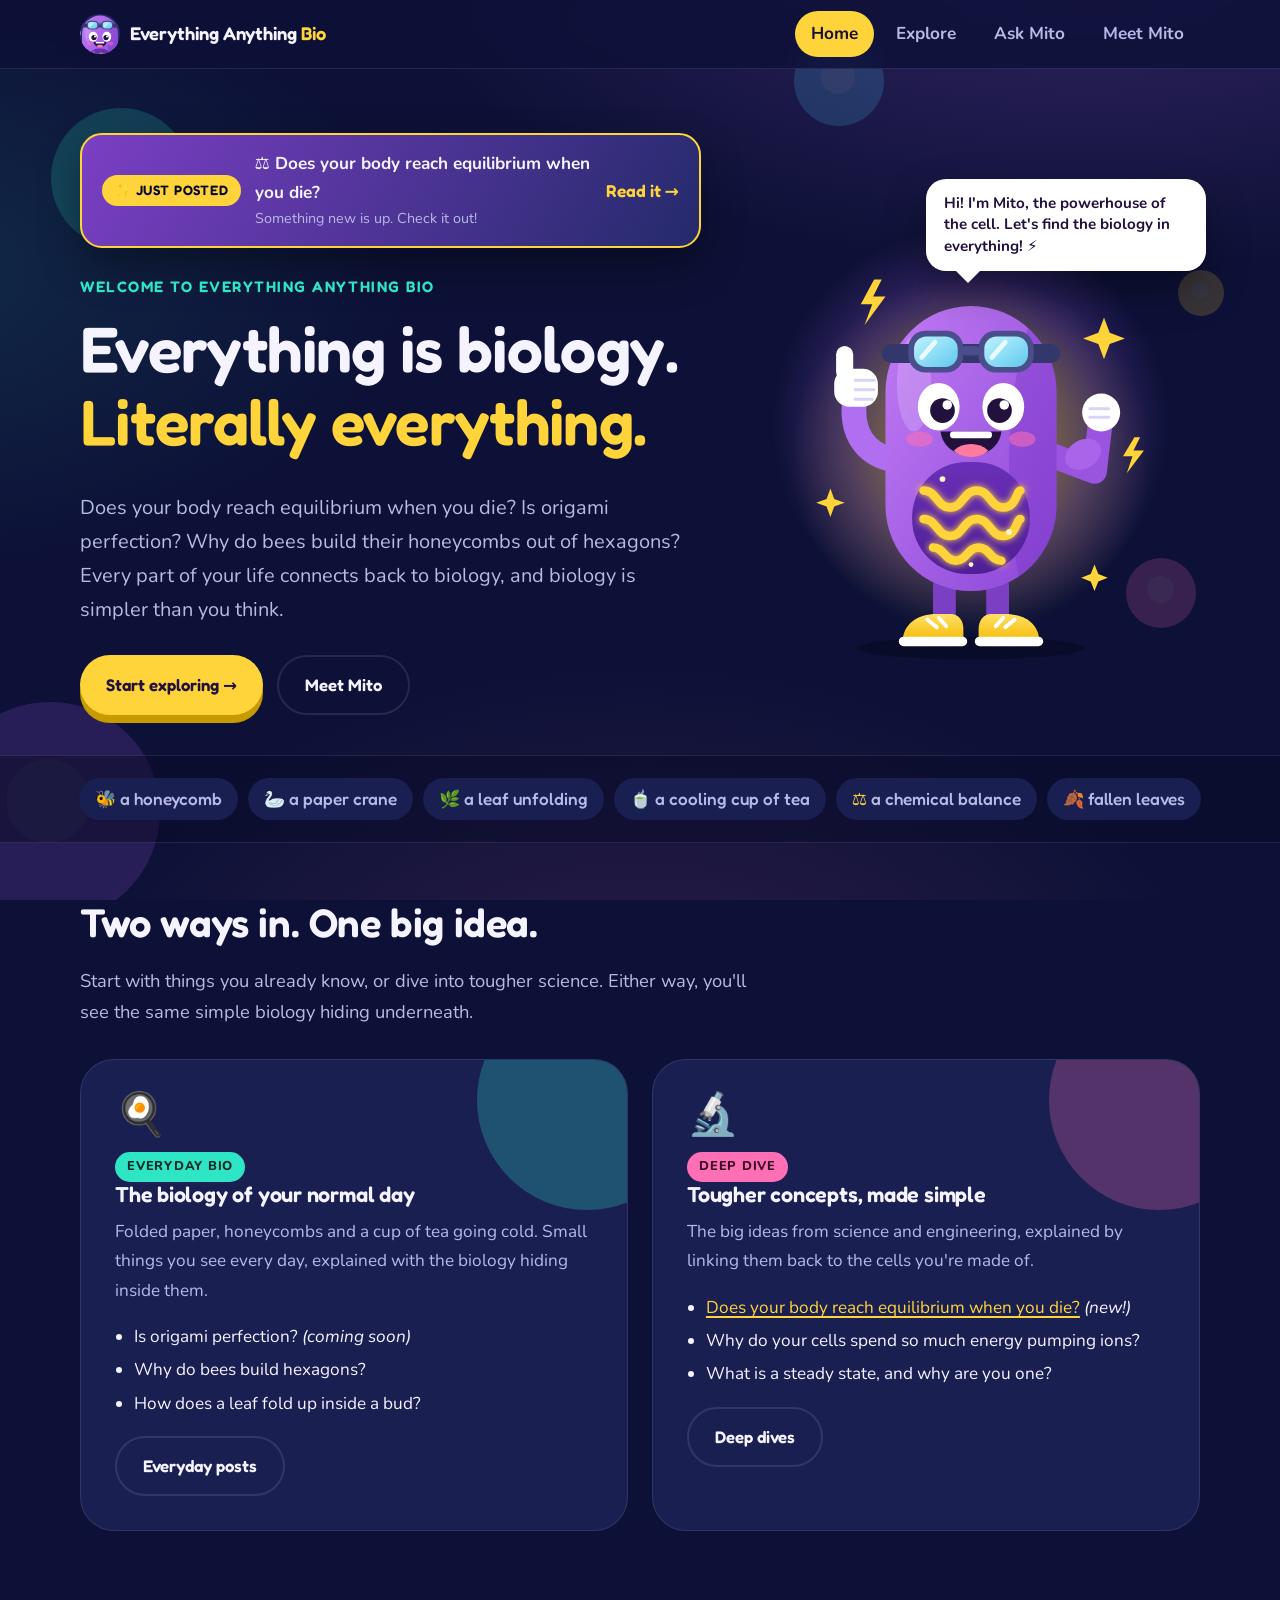
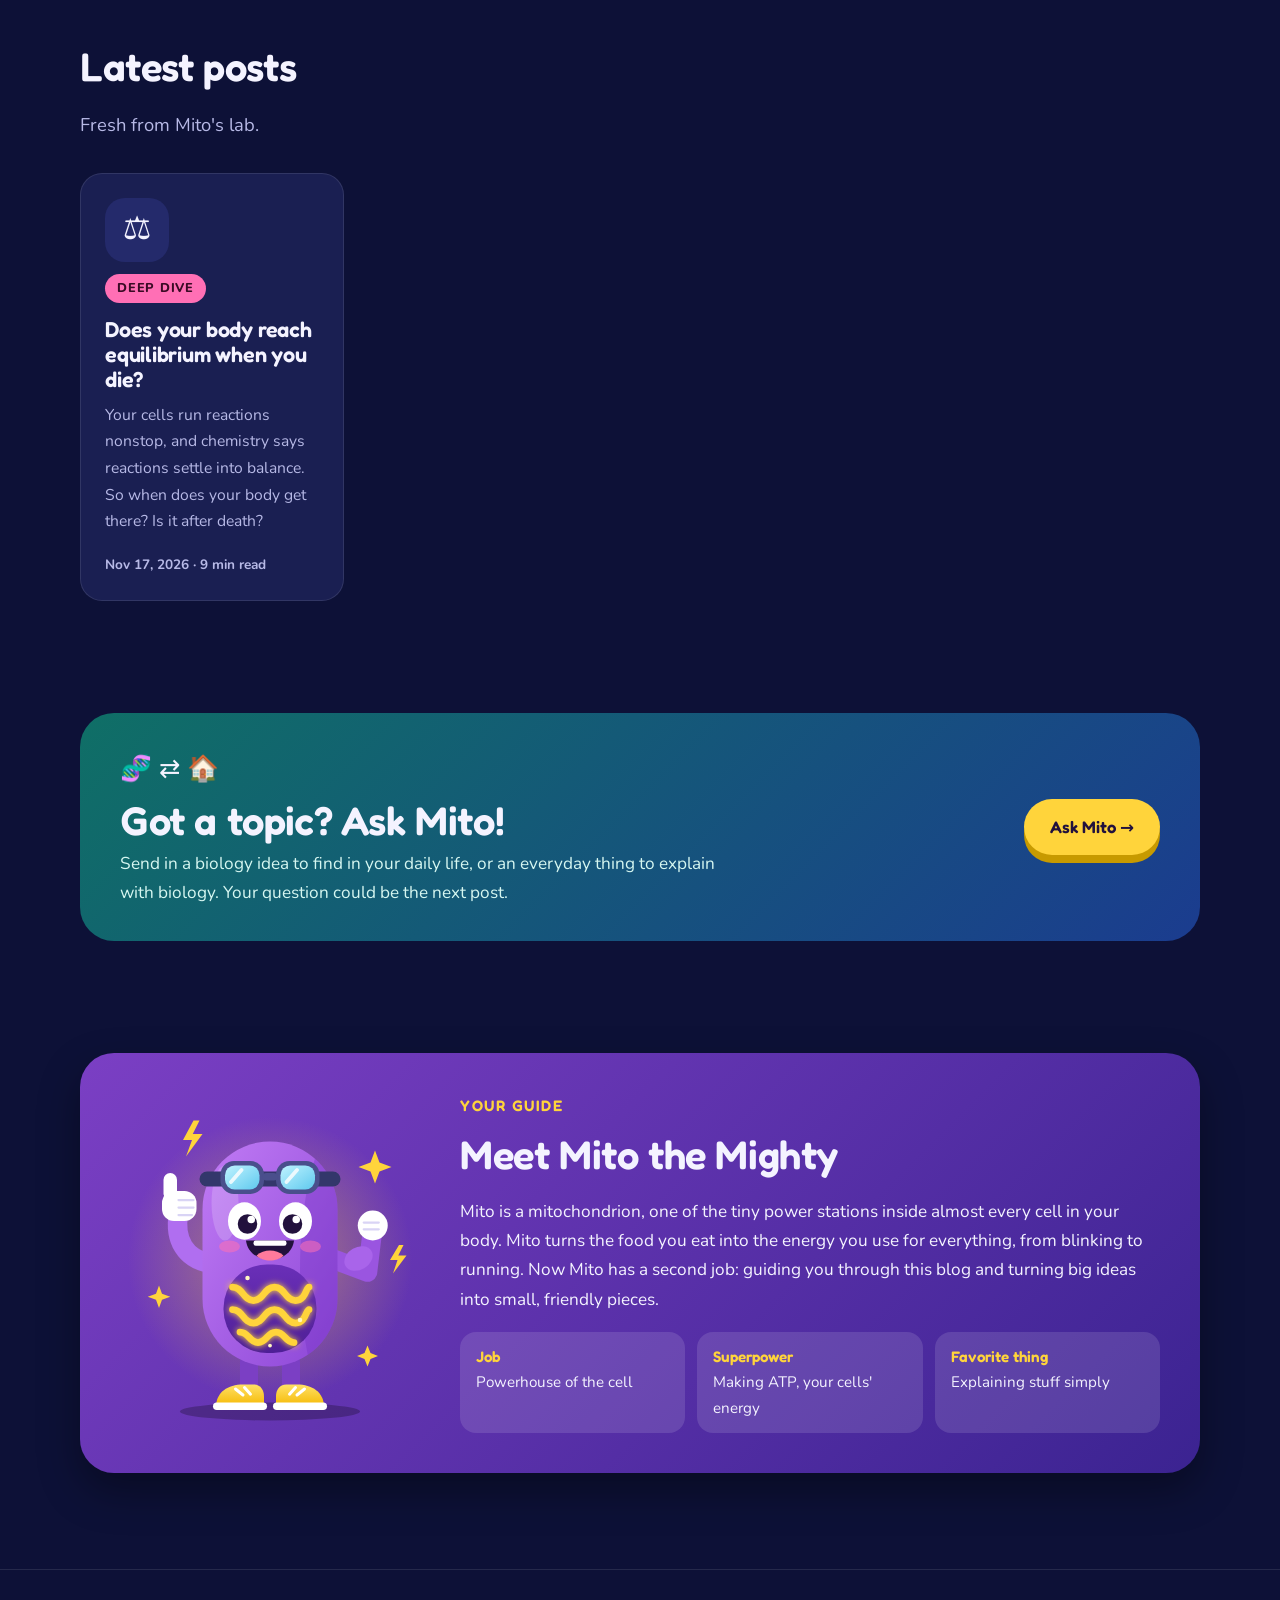
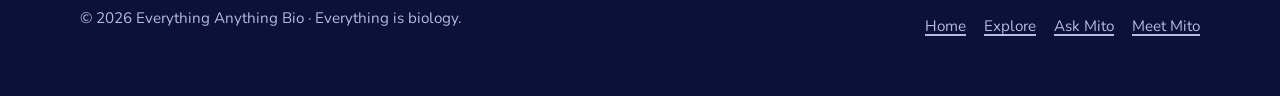
<file: index.html>
<!doctype html>
<html lang="en">
<head>
  <meta charset="utf-8">
  <meta name="viewport" content="width=device-width, initial-scale=1">
  <title>Everything Anything Bio · Everything is biology</title>
  <meta name="description" content="A friendly blog that connects anything and everything in your life back to biology, guided by Mito the Mighty, the Happy Mitochondria.">
  <meta property="og:type" content="website">
  <meta property="og:site_name" content="Everything Anything Bio">
  <meta property="og:title" content="Everything Anything Bio">
  <meta property="og:description" content="Everything is biology. Literally everything. And biology is simpler than you think.">
  <meta property="og:url" content="https://devansh6306.github.io/everything-anything-bio/">
  <meta property="og:image" content="https://devansh6306.github.io/everything-anything-bio/assets/img/social-card.png">
  <meta property="og:image:width" content="1200">
  <meta property="og:image:height" content="630">
  <meta property="og:image:alt" content="Mito the Mighty next to the words: Everything is biology. Literally everything.">
  <meta name="twitter:card" content="summary_large_image">
  <link rel="icon" type="image/svg+xml" href="assets/img/mito-face.svg?v=2">
  <link rel="icon" type="image/png" sizes="32x32" href="assets/img/mito-icon-32.png?v=2">
  <link rel="apple-touch-icon" href="assets/img/mito-icon-180.png?v=2">
  <link rel="preconnect" href="https://fonts.googleapis.com">
  <link rel="preconnect" href="https://fonts.gstatic.com" crossorigin>
  <link href="https://fonts.googleapis.com/css2?family=Fredoka:wght@500;600&family=Nunito:wght@400;700;800&display=swap" rel="stylesheet">
  <link rel="stylesheet" href="assets/css/style.css?v=3">
  <style>
    .just-posted {
      display: flex; align-items: center; gap: 14px; flex-wrap: wrap;
      background: linear-gradient(120deg, var(--mito-deep), var(--surface-2));
      border: 2px solid var(--energy); border-radius: var(--radius);
      padding: 14px 20px; margin: 0 0 26px; color: var(--text); text-decoration: none;
      box-shadow: var(--shadow); transition: transform .2s ease;
    }
    .just-posted:hover, .just-posted:focus-visible { transform: translateY(-2px); }
    .just-posted .badge {
      background: var(--energy); color: var(--bg-deep); font-family: var(--font-head);
      font-weight: 600; font-size: .85rem; letter-spacing: .06em; text-transform: uppercase;
      padding: 4px 12px; border-radius: 999px;
    }
    .just-posted .what { flex: 1 1 220px; font-weight: 700; }
    .just-posted .what small { display: block; color: var(--muted); font-weight: 400; }
    .just-posted .go { font-family: var(--font-head); font-weight: 600; color: var(--energy); white-space: nowrap; }
  </style>
</head>
<body>
  <a class="skip-link" href="#main">Skip to content</a>
  <div class="cells" aria-hidden="true"><span class="cell c1"></span><span class="cell c2"></span><span class="cell c3"></span><span class="cell c4"></span><span class="cell c5"></span></div>

  <header class="site-header">
    <div class="container nav">
      <a class="brand" href="index.html"><img src="assets/img/mito-face.svg" alt="" width="40" height="40"><span>Everything Anything <b>Bio</b></span></a>
      <button class="nav-toggle" aria-expanded="false" aria-controls="nav-links">Menu</button>
      <ul class="nav-links" id="nav-links">
        <li><a href="index.html" aria-current="page">Home</a></li>
        <li><a href="explore.html">Explore</a></li>
        <li><a href="ask.html">Ask Mito</a></li>
        <li><a href="about.html">Meet Mito</a></li>
      </ul>
    </div>
  </header>

  <main id="main">
    <!-- HERO -->
    <section class="hero">
      <div class="container hero-grid">
        <div>
          <!-- "Just posted" tile: fills itself in from the newest post in assets/js/posts.js -->
          <a class="just-posted" id="just-posted" href="explore.html" hidden>
            <span class="badge">✨ Just posted</span>
            <span class="what"><span id="just-posted-title"></span><small>Something new is up. Check it out!</small></span>
            <span class="go">Read it →</span>
          </a>
          <p class="eyebrow">Welcome to Everything Anything Bio</p>
          <h1>Everything is biology. <span class="hl">Literally everything.</span></h1>
          <p class="lead">Does your body reach equilibrium when you die? Is origami perfection? Why do bees build their honeycombs out of hexagons? Every part of your life connects back to biology, and biology is simpler than you think.</p>
          <div class="hero-actions">
            <a class="btn btn-primary" href="explore.html">Start exploring →</a>
            <a class="btn btn-ghost" href="about.html">Meet Mito</a>
          </div>
        </div>
        <div class="mito-stage">
          <p class="speech">Hi! I'm Mito, the powerhouse of the cell. Let's find the biology in everything! ⚡</p>
          <img src="assets/img/mito.svg" alt="Mito the Mighty, a cheerful purple mitochondrion with goggles, giving a thumbs up" width="400" height="440">
        </div>
      </div>
    </section>

    <div class="ticker" aria-label="Some of the things that are secretly biology">
      <span><b>🐝</b> a honeycomb</span>
      <span><b>🦢</b> a paper crane</span>
      <span><b>🌿</b> a leaf unfolding</span>
      <span><b>🍵</b> a cooling cup of tea</span>
      <span><b>⚖️</b> a chemical balance</span>
      <span><b>🍂</b> fallen leaves</span>
    </div>

    <!-- TWO TRACKS -->
    <section>
      <div class="container">
        <div class="section-head">
          <h2>Two ways in. One big idea.</h2>
          <p>Start with things you already know, or dive into tougher science. Either way, you'll see the same simple biology hiding underneath.</p>
        </div>
        <div class="tracks">
          <article class="track everyday">
            <div class="icon" aria-hidden="true">🍳</div>
            <span class="tag tag-everyday">Everyday bio</span>
            <h3>The biology of your normal day</h3>
            <p>Folded paper, honeycombs and a cup of tea going cold. Small things you see every day, explained with the biology hiding inside them.</p>
            <ul>
              <li>Is origami perfection? <em>(coming soon)</em></li>
              <li>Why do bees build hexagons?</li>
              <li>How does a leaf fold up inside a bud?</li>
            </ul>
            <a class="btn btn-ghost" href="explore.html?track=everyday">Everyday posts</a>
          </article>
          <article class="track deep">
            <div class="icon" aria-hidden="true">🔬</div>
            <span class="tag tag-deep">Deep dive</span>
            <h3>Tougher concepts, made simple</h3>
            <p>The big ideas from science and engineering, explained by linking them back to the cells you're made of.</p>
            <ul>
              <li><a href="posts/does-your-body-reach-equilibrium-when-you-die.html">Does your body reach equilibrium when you die?</a> <em>(new!)</em></li>
              <li>Why do your cells spend so much energy pumping ions?</li>
              <li>What is a steady state, and why are you one?</li>
            </ul>
            <a class="btn btn-ghost" href="explore.html?track=deep">Deep dives</a>
          </article>
        </div>
      </div>
    </section>

    <!-- LATEST POSTS -->
    <section>
      <div class="container">
        <div class="section-head">
          <h2>Latest posts</h2>
          <p>Fresh from Mito's lab.</p>
        </div>
        <div id="latest" data-posts data-limit="6"></div>
        <noscript><p>Turn on JavaScript to see the latest posts, or visit the <a href="explore.html">Explore page</a>.</p></noscript>
      </div>
    </section>

    <!-- ASK MITO -->
    <section>
      <div class="container">
        <div class="ask-cta">
          <div>
            <div class="dirs" aria-hidden="true">🧬 ⇄ 🏠</div>
            <h2>Got a topic? Ask Mito!</h2>
            <p>Send in a biology idea to find in your daily life, or an everyday thing to explain with biology. Your question could be the next post.</p>
          </div>
          <a class="btn btn-primary" href="ask.html">Ask Mito →</a>
        </div>
      </div>
    </section>

    <!-- MEET MITO -->
    <section>
      <div class="container">
        <div class="meet">
          <img src="assets/img/mito.svg" alt="Mito the Mighty flexing and smiling" width="400" height="440" loading="lazy">
          <div>
            <p class="eyebrow" style="color: var(--energy)">Your guide</p>
            <h2>Meet Mito the Mighty</h2>
            <p>Mito is a mitochondrion, one of the tiny power stations inside almost every cell in your body. Mito turns the food you eat into the energy you use for everything, from blinking to running. Now Mito has a second job: guiding you through this blog and turning big ideas into small, friendly pieces.</p>
            <div class="facts">
              <div class="fact"><b>Job</b>Powerhouse of the cell</div>
              <div class="fact"><b>Superpower</b>Making ATP, your cells' energy</div>
              <div class="fact"><b>Favorite thing</b>Explaining stuff simply</div>
            </div>
          </div>
        </div>
      </div>
    </section>
  </main>

  <footer class="site-footer">
    <div class="container footer-grid">
      <p>© <span data-year>2026</span> Everything Anything Bio · Everything is biology.</p>
      <nav aria-label="Footer"><a href="index.html">Home</a><a href="explore.html">Explore</a><a href="ask.html">Ask Mito</a><a href="about.html">Meet Mito</a></nav>
    </div>
  </footer>

  <script src="assets/js/posts.js?v=4"></script>
  <script src="assets/js/main.js?v=2"></script>
  <script>
    (function () {
      var newest = (window.POSTS || [])[0];
      if (!newest) return;
      var tile = document.getElementById("just-posted");
      tile.href = newest.url;
      document.getElementById("just-posted-title").textContent = (newest.emoji ? newest.emoji + " " : "") + newest.title;
      tile.hidden = false;
    })();
  </script>
</body>
</html>
</file>
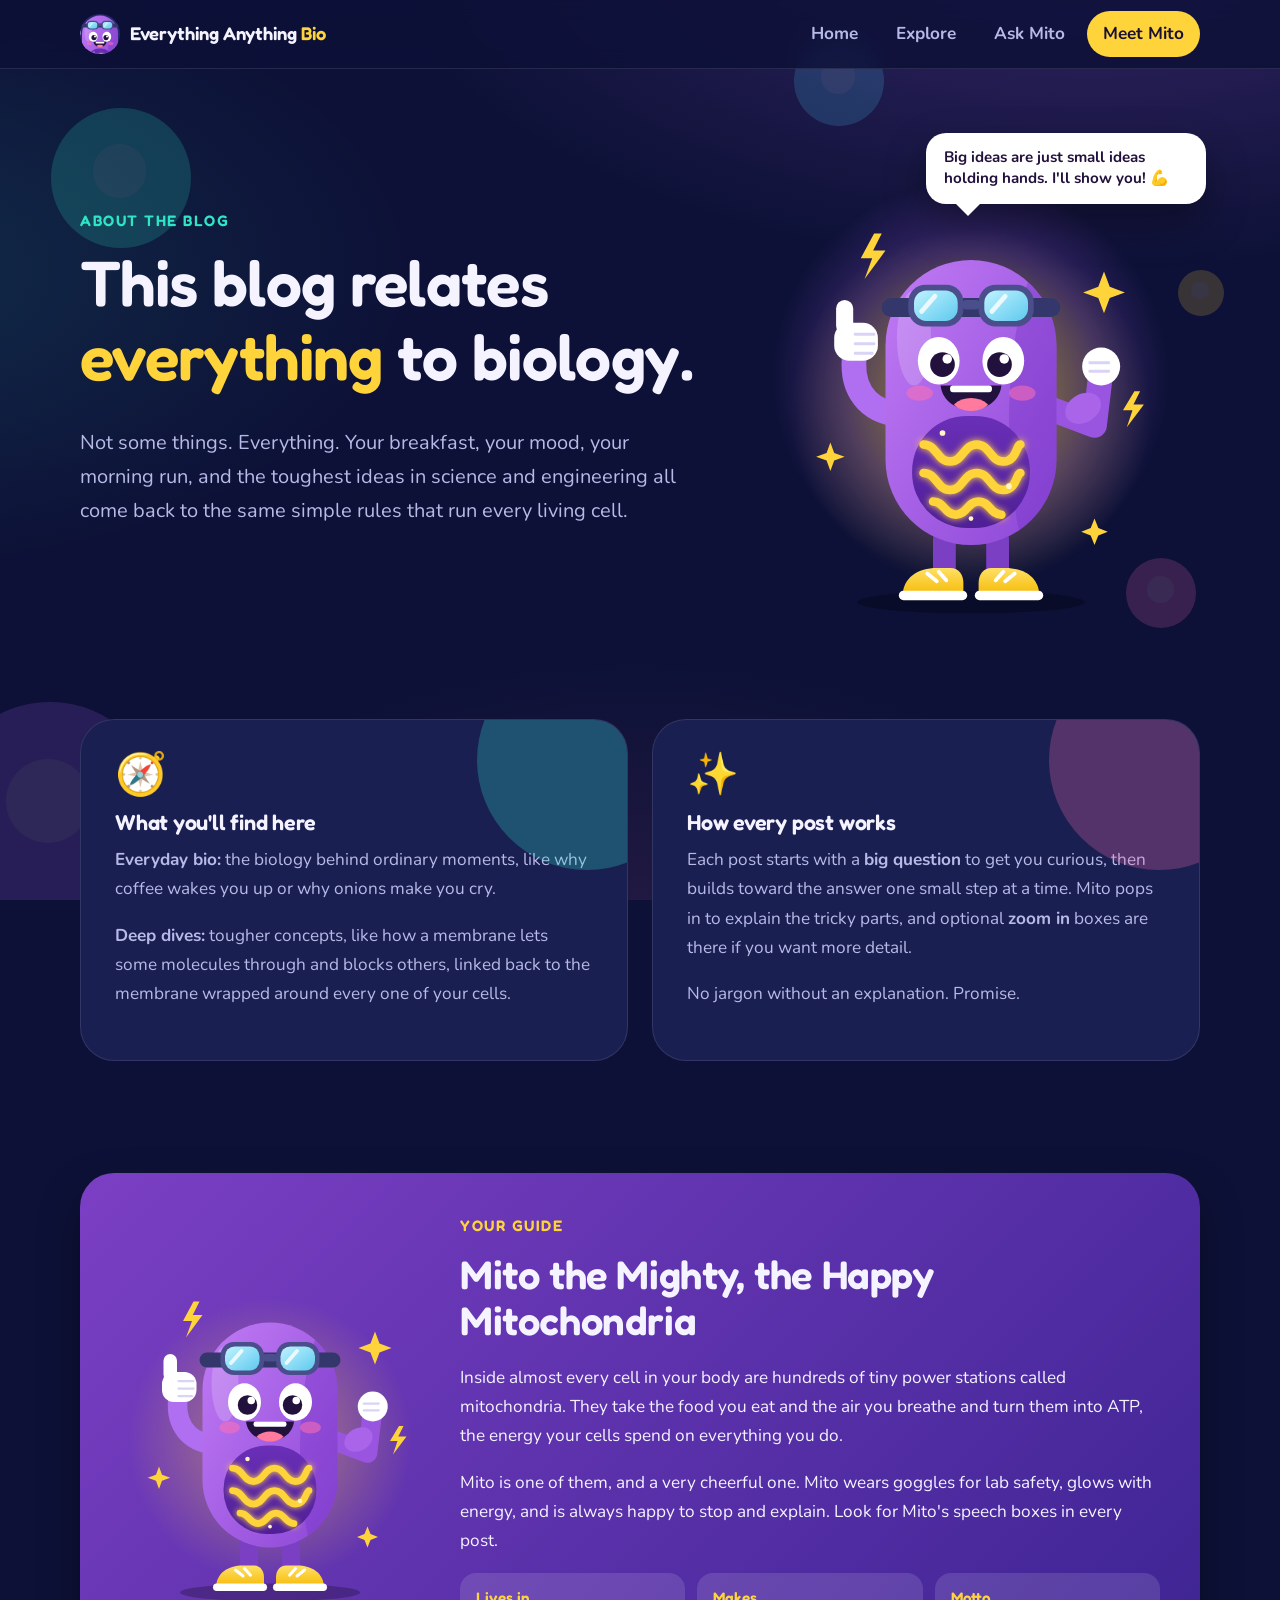
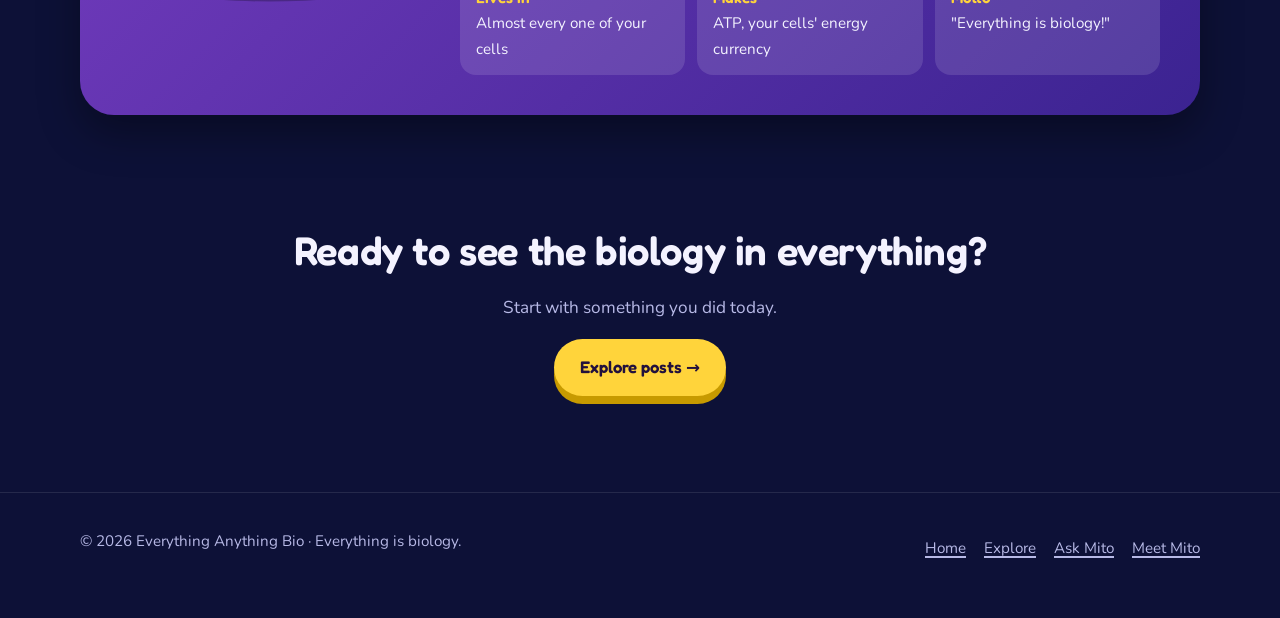
<file: about.html>
<!doctype html>
<html lang="en">
<head>
  <meta charset="utf-8">
  <meta name="viewport" content="width=device-width, initial-scale=1">
  <title>Meet Mito · Everything Anything Bio</title>
  <meta name="description" content="Meet Mito the Mighty, the Happy Mitochondria, and find out what Everything Anything Bio is all about.">
  <meta property="og:type" content="website">
  <meta property="og:site_name" content="Everything Anything Bio">
  <meta property="og:title" content="Meet Mito · Everything Anything Bio">
  <meta property="og:description" content="Meet Mito the Mighty, the Happy Mitochondria, and the blog that relates everything to biology.">
  <meta property="og:url" content="https://devansh6306.github.io/everything-anything-bio/about.html">
  <meta property="og:image" content="https://devansh6306.github.io/everything-anything-bio/assets/img/social-card.png">
  <meta property="og:image:width" content="1200">
  <meta property="og:image:height" content="630">
  <meta property="og:image:alt" content="Mito the Mighty next to the words: Everything is biology. Literally everything.">
  <meta name="twitter:card" content="summary_large_image">
  <link rel="icon" type="image/svg+xml" href="assets/img/mito-face.svg?v=2">
  <link rel="icon" type="image/png" sizes="32x32" href="assets/img/mito-icon-32.png?v=2">
  <link rel="apple-touch-icon" href="assets/img/mito-icon-180.png?v=2">
  <link rel="preconnect" href="https://fonts.googleapis.com">
  <link rel="preconnect" href="https://fonts.gstatic.com" crossorigin>
  <link href="https://fonts.googleapis.com/css2?family=Fredoka:wght@500;600&family=Nunito:wght@400;700;800&display=swap" rel="stylesheet">
  <link rel="stylesheet" href="assets/css/style.css?v=3">
</head>
<body>
  <a class="skip-link" href="#main">Skip to content</a>
  <div class="cells" aria-hidden="true"><span class="cell c1"></span><span class="cell c2"></span><span class="cell c3"></span><span class="cell c4"></span><span class="cell c5"></span></div>

  <header class="site-header">
    <div class="container nav">
      <a class="brand" href="index.html"><img src="assets/img/mito-face.svg" alt="" width="40" height="40"><span>Everything Anything <b>Bio</b></span></a>
      <button class="nav-toggle" aria-expanded="false" aria-controls="nav-links">Menu</button>
      <ul class="nav-links" id="nav-links">
        <li><a href="index.html">Home</a></li>
        <li><a href="explore.html">Explore</a></li>
        <li><a href="ask.html">Ask Mito</a></li>
        <li><a href="about.html" aria-current="page">Meet Mito</a></li>
      </ul>
    </div>
  </header>

  <main id="main">
    <section class="hero">
      <div class="container hero-grid">
        <div>
          <p class="eyebrow">About the blog</p>
          <h1>This blog relates <span class="hl">everything</span> to biology.</h1>
          <p class="lead">Not some things. Everything. Your breakfast, your mood, your morning run, and the toughest ideas in science and engineering all come back to the same simple rules that run every living cell.</p>
        </div>
        <div class="mito-stage">
          <p class="speech">Big ideas are just small ideas holding hands. I'll show you! 💪</p>
          <img src="assets/img/mito.svg" alt="Mito the Mighty, a cheerful purple mitochondrion with goggles, giving a thumbs up" width="400" height="440">
        </div>
      </div>
    </section>

    <section>
      <div class="container">
        <div class="tracks">
          <article class="track everyday">
            <div class="icon" aria-hidden="true">🧭</div>
            <h3>What you'll find here</h3>
            <p><strong>Everyday bio:</strong> the biology behind ordinary moments, like why coffee wakes you up or why onions make you cry.</p>
            <p><strong>Deep dives:</strong> tougher concepts, like how a membrane lets some molecules through and blocks others, linked back to the membrane wrapped around every one of your cells.</p>
          </article>
          <article class="track deep">
            <div class="icon" aria-hidden="true">✨</div>
            <h3>How every post works</h3>
            <p>Each post starts with a <strong>big question</strong> to get you curious, then builds toward the answer one small step at a time. Mito pops in to explain the tricky parts, and optional <strong>zoom in</strong> boxes are there if you want more detail.</p>
            <p>No jargon without an explanation. Promise.</p>
          </article>
        </div>
      </div>
    </section>

    <section>
      <div class="container">
        <div class="meet">
          <img src="assets/img/mito.svg" alt="" width="400" height="440" loading="lazy">
          <div>
            <p class="eyebrow" style="color: var(--energy)">Your guide</p>
            <h2>Mito the Mighty, the Happy Mitochondria</h2>
            <p>Inside almost every cell in your body are hundreds of tiny power stations called mitochondria. They take the food you eat and the air you breathe and turn them into ATP, the energy your cells spend on everything you do.</p>
            <p>Mito is one of them, and a very cheerful one. Mito wears goggles for lab safety, glows with energy, and is always happy to stop and explain. Look for Mito's speech boxes in every post.</p>
            <div class="facts">
              <div class="fact"><b>Lives in</b>Almost every one of your cells</div>
              <div class="fact"><b>Makes</b>ATP, your cells' energy currency</div>
              <div class="fact"><b>Motto</b>"Everything is biology!"</div>
            </div>
          </div>
        </div>
      </div>
    </section>

    <section>
      <div class="container" style="text-align:center">
        <h2>Ready to see the biology in everything?</h2>
        <p class="lead" style="color: var(--muted)">Start with something you did today.</p>
        <a class="btn btn-primary" href="explore.html">Explore posts →</a>
      </div>
    </section>
  </main>

  <footer class="site-footer">
    <div class="container footer-grid">
      <p>© <span data-year>2026</span> Everything Anything Bio · Everything is biology.</p>
      <nav aria-label="Footer"><a href="index.html">Home</a><a href="explore.html">Explore</a><a href="ask.html">Ask Mito</a><a href="about.html">Meet Mito</a></nav>
    </div>
  </footer>

  <script src="assets/js/main.js?v=2"></script>
</body>
</html>
</file>
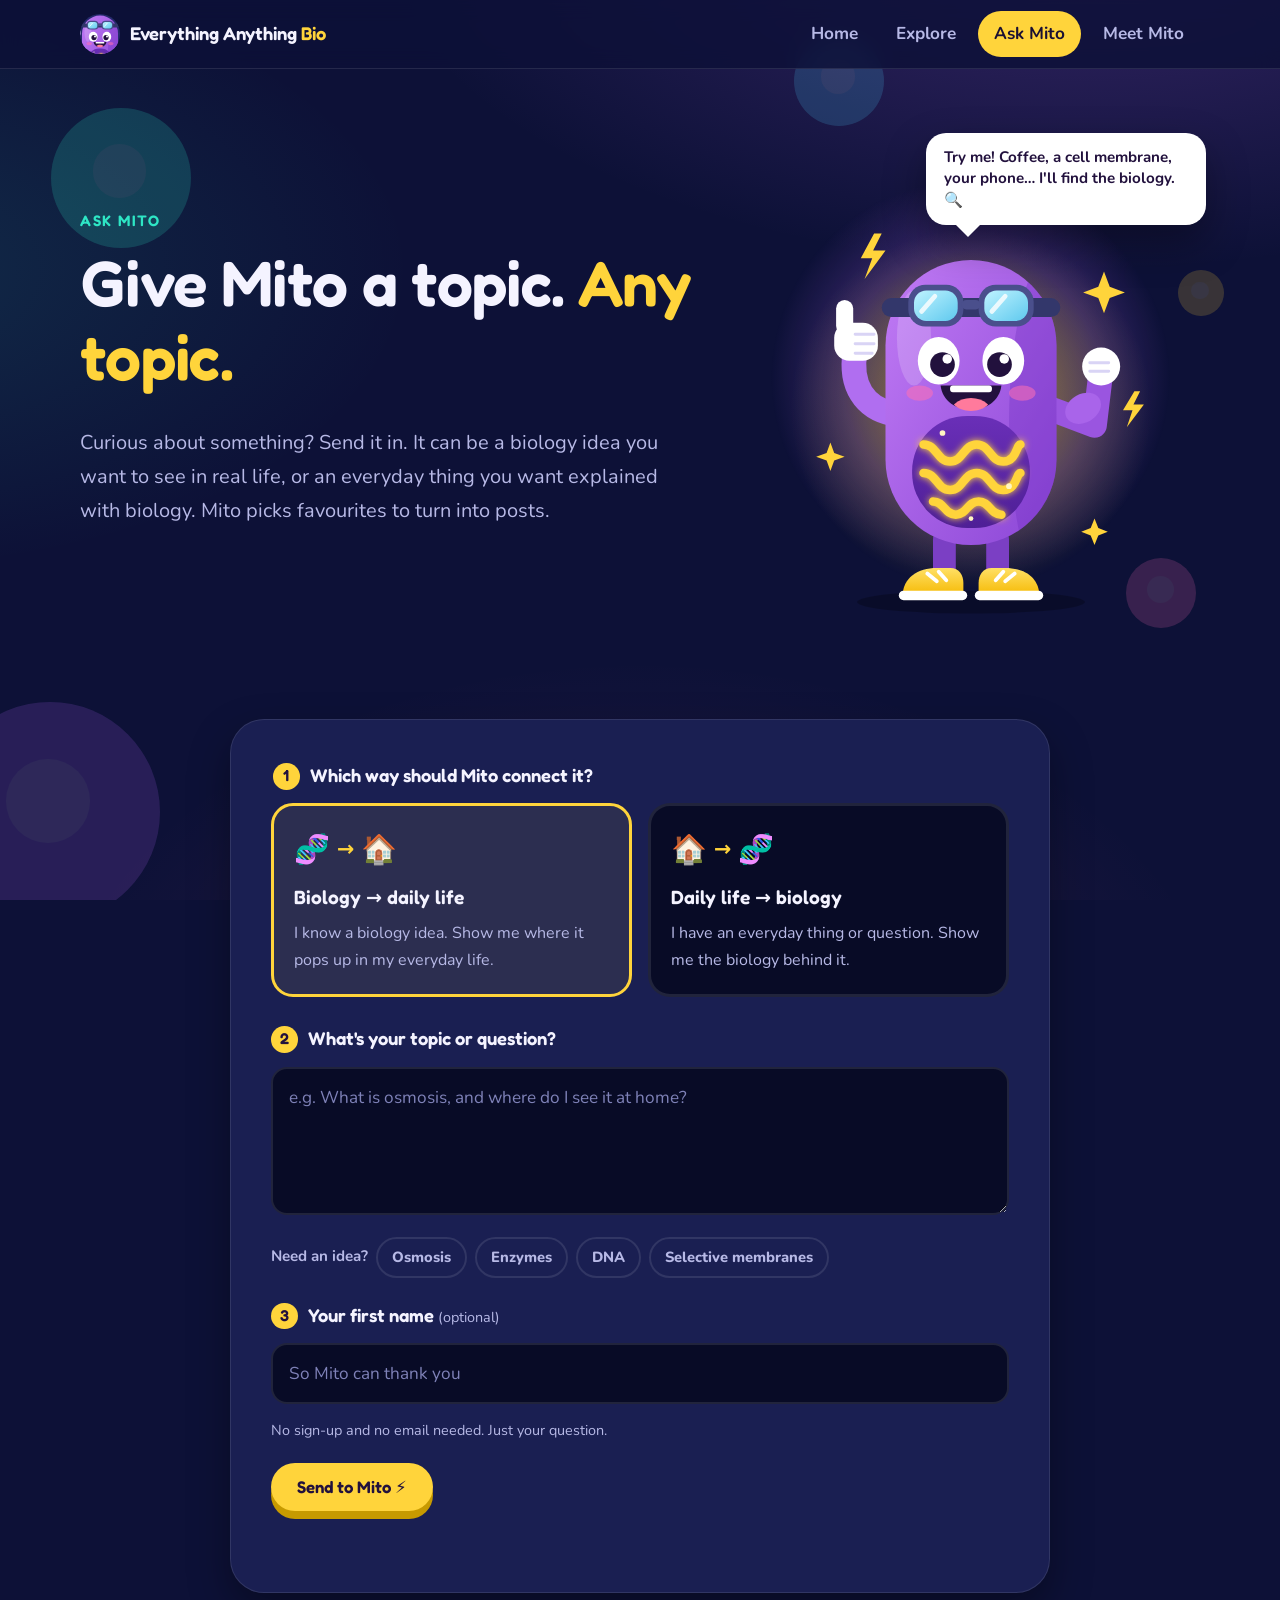
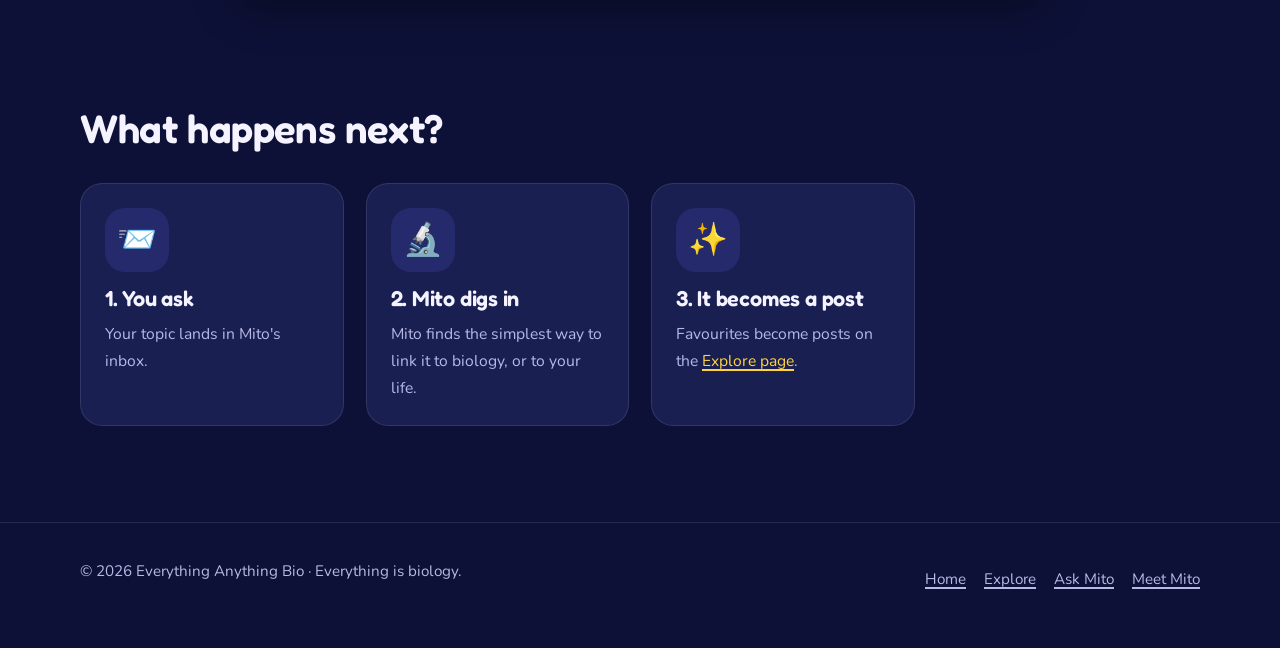
<file: ask.html>
<!doctype html>
<html lang="en">
<head>
  <meta charset="utf-8">
  <meta name="viewport" content="width=device-width, initial-scale=1">
  <title>Ask Mito · Everything Anything Bio</title>
  <meta name="description" content="Request a topic: give Mito a biology idea to find in daily life, or an everyday thing to explain with biology.">
  <meta property="og:type" content="website">
  <meta property="og:site_name" content="Everything Anything Bio">
  <meta property="og:title" content="Ask Mito · Everything Anything Bio">
  <meta property="og:description" content="Got a question? Mito will find the biology in it.">
  <meta property="og:url" content="https://devansh6306.github.io/everything-anything-bio/ask.html">
  <meta property="og:image" content="https://devansh6306.github.io/everything-anything-bio/assets/img/social-card.png">
  <meta property="og:image:width" content="1200">
  <meta property="og:image:height" content="630">
  <meta property="og:image:alt" content="Mito the Mighty next to the words: Everything is biology. Literally everything.">
  <meta name="twitter:card" content="summary_large_image">
  <link rel="icon" type="image/svg+xml" href="assets/img/mito-face.svg?v=2">
  <link rel="icon" type="image/png" sizes="32x32" href="assets/img/mito-icon-32.png?v=2">
  <link rel="apple-touch-icon" href="assets/img/mito-icon-180.png?v=2">
  <link rel="preconnect" href="https://fonts.googleapis.com">
  <link rel="preconnect" href="https://fonts.gstatic.com" crossorigin>
  <link href="https://fonts.googleapis.com/css2?family=Fredoka:wght@500;600&family=Nunito:wght@400;700;800&display=swap" rel="stylesheet">
  <link rel="stylesheet" href="assets/css/style.css?v=3">
</head>
<body>
  <a class="skip-link" href="#main">Skip to content</a>
  <div class="cells" aria-hidden="true"><span class="cell c1"></span><span class="cell c2"></span><span class="cell c3"></span><span class="cell c4"></span><span class="cell c5"></span></div>

  <header class="site-header">
    <div class="container nav">
      <a class="brand" href="index.html"><img src="assets/img/mito-face.svg" alt="" width="40" height="40"><span>Everything Anything <b>Bio</b></span></a>
      <button class="nav-toggle" aria-expanded="false" aria-controls="nav-links">Menu</button>
      <ul class="nav-links" id="nav-links">
        <li><a href="index.html">Home</a></li>
        <li><a href="explore.html">Explore</a></li>
        <li><a href="ask.html" aria-current="page">Ask Mito</a></li>
        <li><a href="about.html">Meet Mito</a></li>
      </ul>
    </div>
  </header>

  <main id="main">
    <section class="hero">
      <div class="container hero-grid">
        <div>
          <p class="eyebrow">Ask Mito</p>
          <h1>Give Mito a topic. <span class="hl">Any topic.</span></h1>
          <p class="lead">Curious about something? Send it in. It can be a biology idea you want to see in real life, or an everyday thing you want explained with biology. Mito picks favourites to turn into posts.</p>
        </div>
        <div class="mito-stage">
          <p class="speech">Try me! Coffee, a cell membrane, your phone… I'll find the biology. 🔍</p>
          <img src="assets/img/mito.svg" alt="Mito the Mighty giving a thumbs up" width="400" height="440">
        </div>
      </div>
    </section>

    <section id="request">
      <div class="container">
        <form class="ask-form" id="ask-form" novalidate>
          <fieldset class="directions">
            <legend><span class="step">1</span>Which way should Mito connect it?</legend>
            <label class="direction">
              <input type="radio" name="direction" value="Biology-to-Daily Life" checked>
              <span class="dir-card">
                <span class="dir-icons" aria-hidden="true">🧬 <b>→</b> 🏠</span>
                <strong>Biology → daily life</strong>
                <span>I know a biology idea. Show me where it pops up in my everyday life.</span>
              </span>
            </label>
            <label class="direction">
              <input type="radio" name="direction" value="Daily Life-to-Biology">
              <span class="dir-card">
                <span class="dir-icons" aria-hidden="true">🏠 <b>→</b> 🧬</span>
                <strong>Daily life → biology</strong>
                <span>I have an everyday thing or question. Show me the biology behind it.</span>
              </span>
            </label>
          </fieldset>

          <div class="field">
            <label for="topic"><span class="step">2</span>What's your topic or question?</label>
            <textarea id="topic" name="topic" rows="4" maxlength="600" required placeholder="e.g. What is osmosis, and where do I see it at home?"></textarea>
            <div class="ideas" aria-label="Need an idea? Tap one">
              <span class="ideas-label">Need an idea?</span>
              <div class="idea-group" data-for="Biology-to-Daily Life">
                <button type="button" class="chip">Osmosis</button>
                <button type="button" class="chip">Enzymes</button>
                <button type="button" class="chip">DNA</button>
                <button type="button" class="chip">Selective membranes</button>
              </div>
              <div class="idea-group" data-for="Daily Life-to-Biology" hidden>
                <button type="button" class="chip">Why do I get hiccups?</button>
                <button type="button" class="chip">Why does bread rise?</button>
                <button type="button" class="chip">How does soap clean?</button>
                <button type="button" class="chip">Why do we yawn?</button>
              </div>
            </div>
          </div>

          <div class="field">
            <label for="name"><span class="step">3</span>Your first name <small>(optional)</small></label>
            <input id="name" name="name" type="text" maxlength="60" autocomplete="given-name" placeholder="So Mito can thank you">
          </div>
          <p class="fine-print">No sign-up and no email needed. Just your question.</p>

          <!-- Hidden trap field: real people never fill this in; spam bots often do. -->
          <div class="hp" aria-hidden="true"><label>Leave empty<input type="text" name="website" tabindex="-1" autocomplete="off"></label></div>

          <button class="btn btn-primary" type="submit">Send to Mito ⚡</button>
          <p class="form-status" role="status" aria-live="polite"></p>
        </form>
      </div>
    </section>

    <section>
      <div class="container">
        <div class="section-head">
          <h2>What happens next?</h2>
        </div>
        <div class="cards steps">
          <div class="card"><div class="emoji" aria-hidden="true">📨</div><h3>1. You ask</h3><p>Your topic lands in Mito's inbox.</p></div>
          <div class="card"><div class="emoji" aria-hidden="true">🔬</div><h3>2. Mito digs in</h3><p>Mito finds the simplest way to link it to biology, or to your life.</p></div>
          <div class="card"><div class="emoji" aria-hidden="true">✨</div><h3>3. It becomes a post</h3><p>Favourites become posts on the <a href="explore.html">Explore page</a>.</p></div>
        </div>
      </div>
    </section>
  </main>

  <footer class="site-footer">
    <div class="container footer-grid">
      <p>© <span data-year>2026</span> Everything Anything Bio · Everything is biology.</p>
      <nav aria-label="Footer"><a href="index.html">Home</a><a href="explore.html">Explore</a><a href="ask.html">Ask Mito</a><a href="about.html">Meet Mito</a></nav>
    </div>
  </footer>

  <script src="assets/js/main.js?v=2"></script>
  <script src="assets/js/ask.js?v=3"></script>
</body>
</html>
</file>
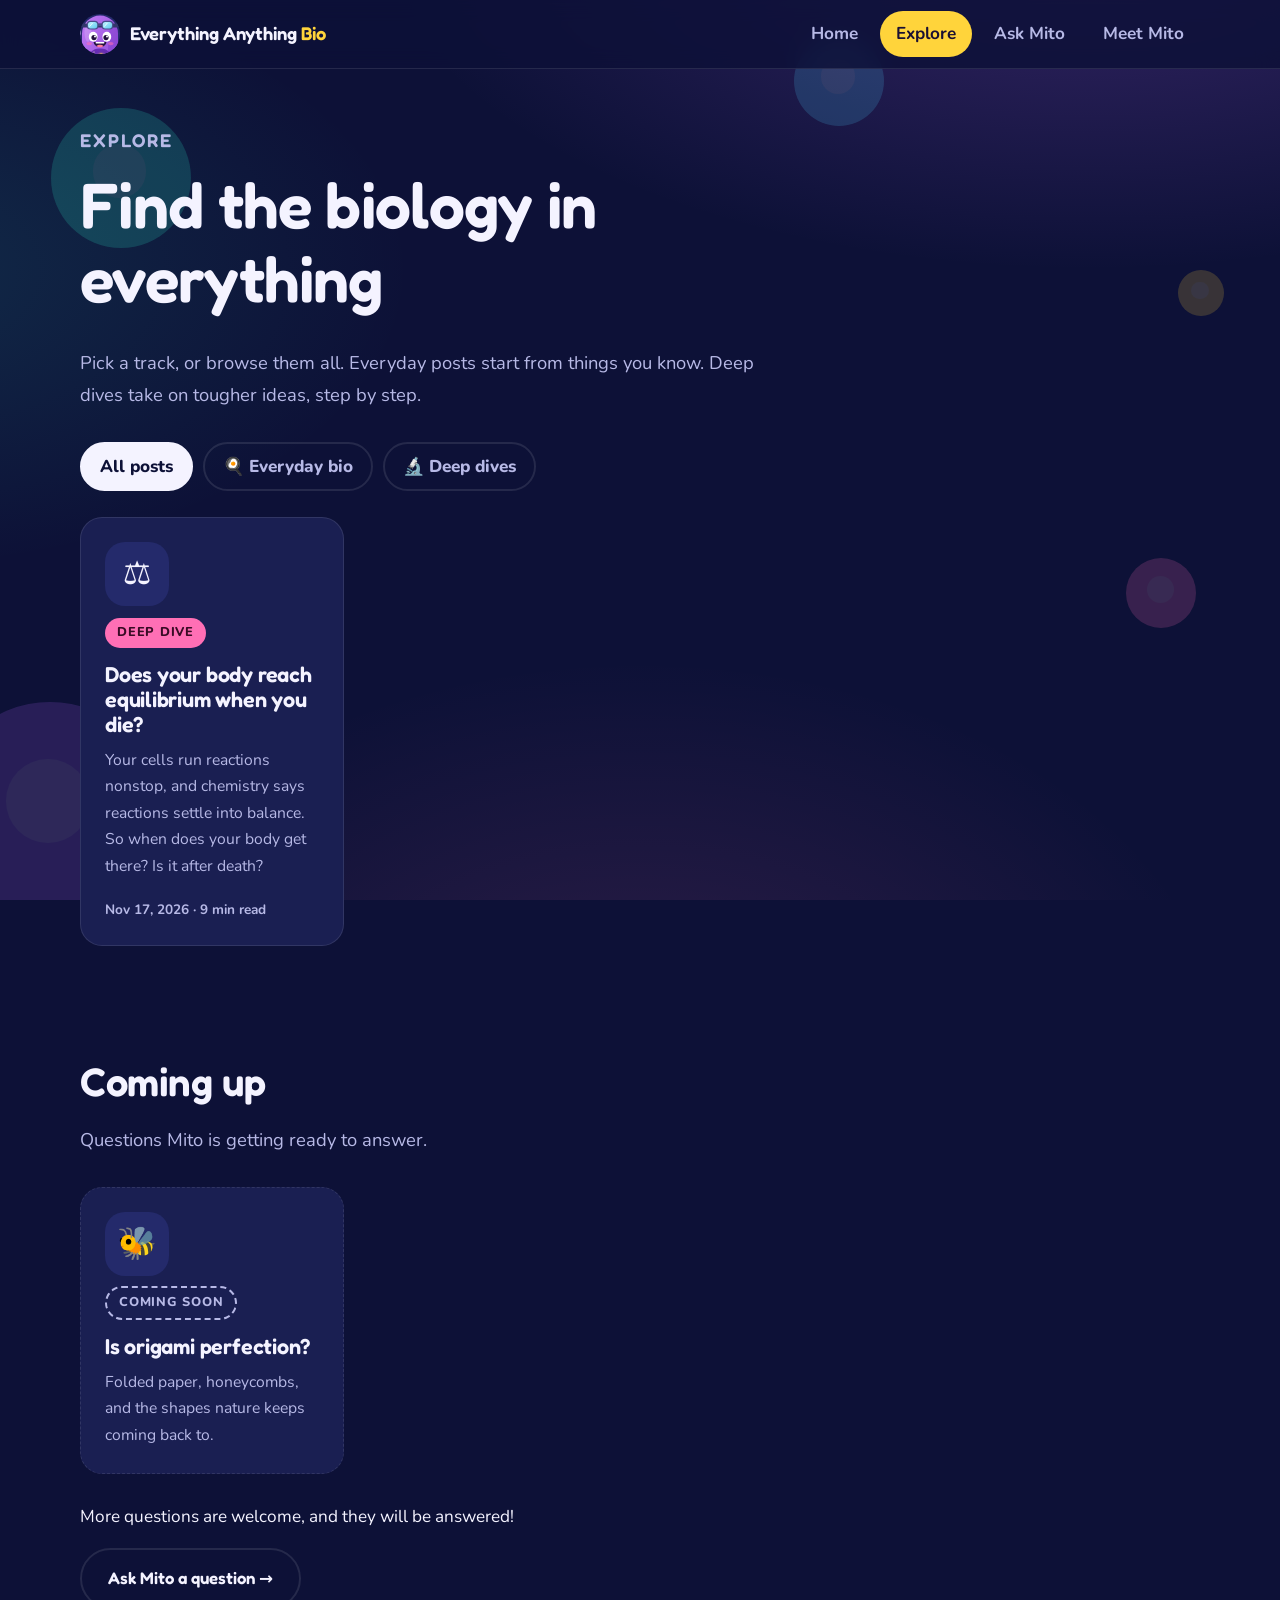
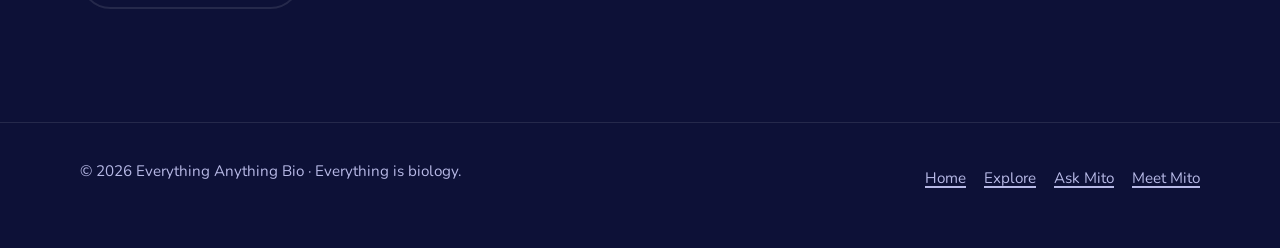
<file: explore.html>
<!doctype html>
<html lang="en">
<head>
  <meta charset="utf-8">
  <meta name="viewport" content="width=device-width, initial-scale=1">
  <title>Explore · Everything Anything Bio</title>
  <meta name="description" content="Every post on Everything Anything Bio, from everyday biology to deep dives.">
  <meta property="og:type" content="website">
  <meta property="og:site_name" content="Everything Anything Bio">
  <meta property="og:title" content="Explore · Everything Anything Bio">
  <meta property="og:description" content="Everyday biology and deep dives, explained simply by Mito the Mighty.">
  <meta property="og:url" content="https://devansh6306.github.io/everything-anything-bio/explore.html">
  <meta property="og:image" content="https://devansh6306.github.io/everything-anything-bio/assets/img/social-card.png">
  <meta property="og:image:width" content="1200">
  <meta property="og:image:height" content="630">
  <meta property="og:image:alt" content="Mito the Mighty next to the words: Everything is biology. Literally everything.">
  <meta name="twitter:card" content="summary_large_image">
  <link rel="icon" type="image/svg+xml" href="assets/img/mito-face.svg?v=2">
  <link rel="icon" type="image/png" sizes="32x32" href="assets/img/mito-icon-32.png?v=2">
  <link rel="apple-touch-icon" href="assets/img/mito-icon-180.png?v=2">
  <link rel="preconnect" href="https://fonts.googleapis.com">
  <link rel="preconnect" href="https://fonts.gstatic.com" crossorigin>
  <link href="https://fonts.googleapis.com/css2?family=Fredoka:wght@500;600&family=Nunito:wght@400;700;800&display=swap" rel="stylesheet">
  <link rel="stylesheet" href="assets/css/style.css?v=3">
</head>
<body>
  <a class="skip-link" href="#main">Skip to content</a>
  <div class="cells" aria-hidden="true"><span class="cell c1"></span><span class="cell c2"></span><span class="cell c3"></span><span class="cell c4"></span><span class="cell c5"></span></div>

  <header class="site-header">
    <div class="container nav">
      <a class="brand" href="index.html"><img src="assets/img/mito-face.svg" alt="" width="40" height="40"><span>Everything Anything <b>Bio</b></span></a>
      <button class="nav-toggle" aria-expanded="false" aria-controls="nav-links">Menu</button>
      <ul class="nav-links" id="nav-links">
        <li><a href="index.html">Home</a></li>
        <li><a href="explore.html" aria-current="page">Explore</a></li>
        <li><a href="ask.html">Ask Mito</a></li>
        <li><a href="about.html">Meet Mito</a></li>
      </ul>
    </div>
  </header>

  <main id="main">
    <section>
      <div class="container">
        <div class="section-head">
          <p class="eyebrow">Explore</p>
          <h1>Find the biology in everything</h1>
          <p>Pick a track, or browse them all. Everyday posts start from things you know. Deep dives take on tougher ideas, step by step.</p>
        </div>

        <div class="filters" data-filter-for="all-posts" role="group" aria-label="Filter posts">
          <button class="chip" data-track="all" aria-pressed="true">All posts</button>
          <button class="chip" data-track="everyday" aria-pressed="false">🍳 Everyday bio</button>
          <button class="chip" data-track="deep" aria-pressed="false">🔬 Deep dives</button>
        </div>

        <div id="all-posts" data-posts></div>
        <noscript><p>Turn on JavaScript to see the list of posts.</p></noscript>
      </div>
    </section>

    <section>
      <div class="container">
        <div class="section-head">
          <h2>Coming up</h2>
          <p>Questions Mito is getting ready to answer.</p>
        </div>
        <div class="cards">
          <div class="card soon"><div class="emoji" aria-hidden="true">🐝</div><span><span class="tag tag-soon">Coming soon</span></span><h3>Is origami perfection?</h3><p>Folded paper, honeycombs, and the shapes nature keeps coming back to.</p></div>
        </div>
        <p style="margin-top:28px">More questions are welcome, and they will be answered!</p>
        <p><a class="btn btn-ghost" href="ask.html">Ask Mito a question →</a></p>
      </div>
    </section>
  </main>

  <footer class="site-footer">
    <div class="container footer-grid">
      <p>© <span data-year>2026</span> Everything Anything Bio · Everything is biology.</p>
      <nav aria-label="Footer"><a href="index.html">Home</a><a href="explore.html">Explore</a><a href="ask.html">Ask Mito</a><a href="about.html">Meet Mito</a></nav>
    </div>
  </footer>

  <script src="assets/js/posts.js?v=4"></script>
  <script src="assets/js/main.js?v=2"></script>
</body>
</html>
</file>
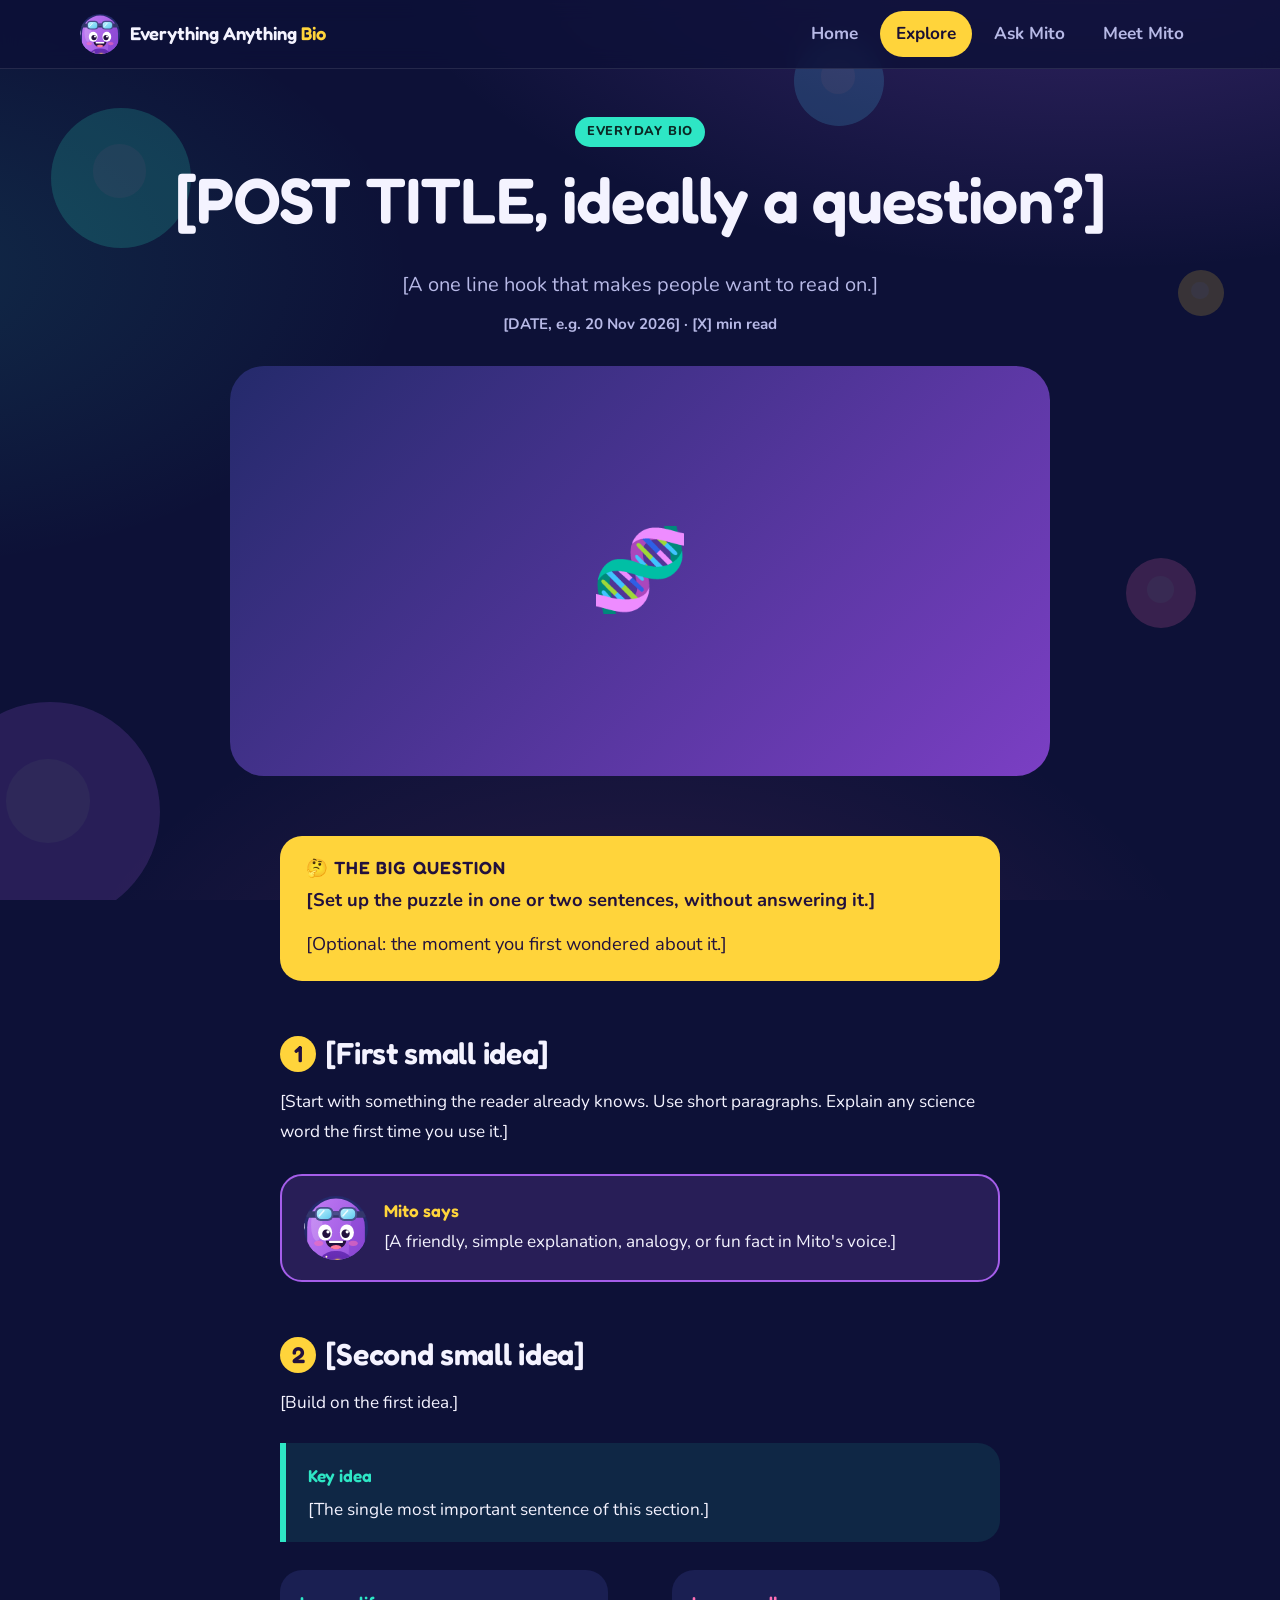
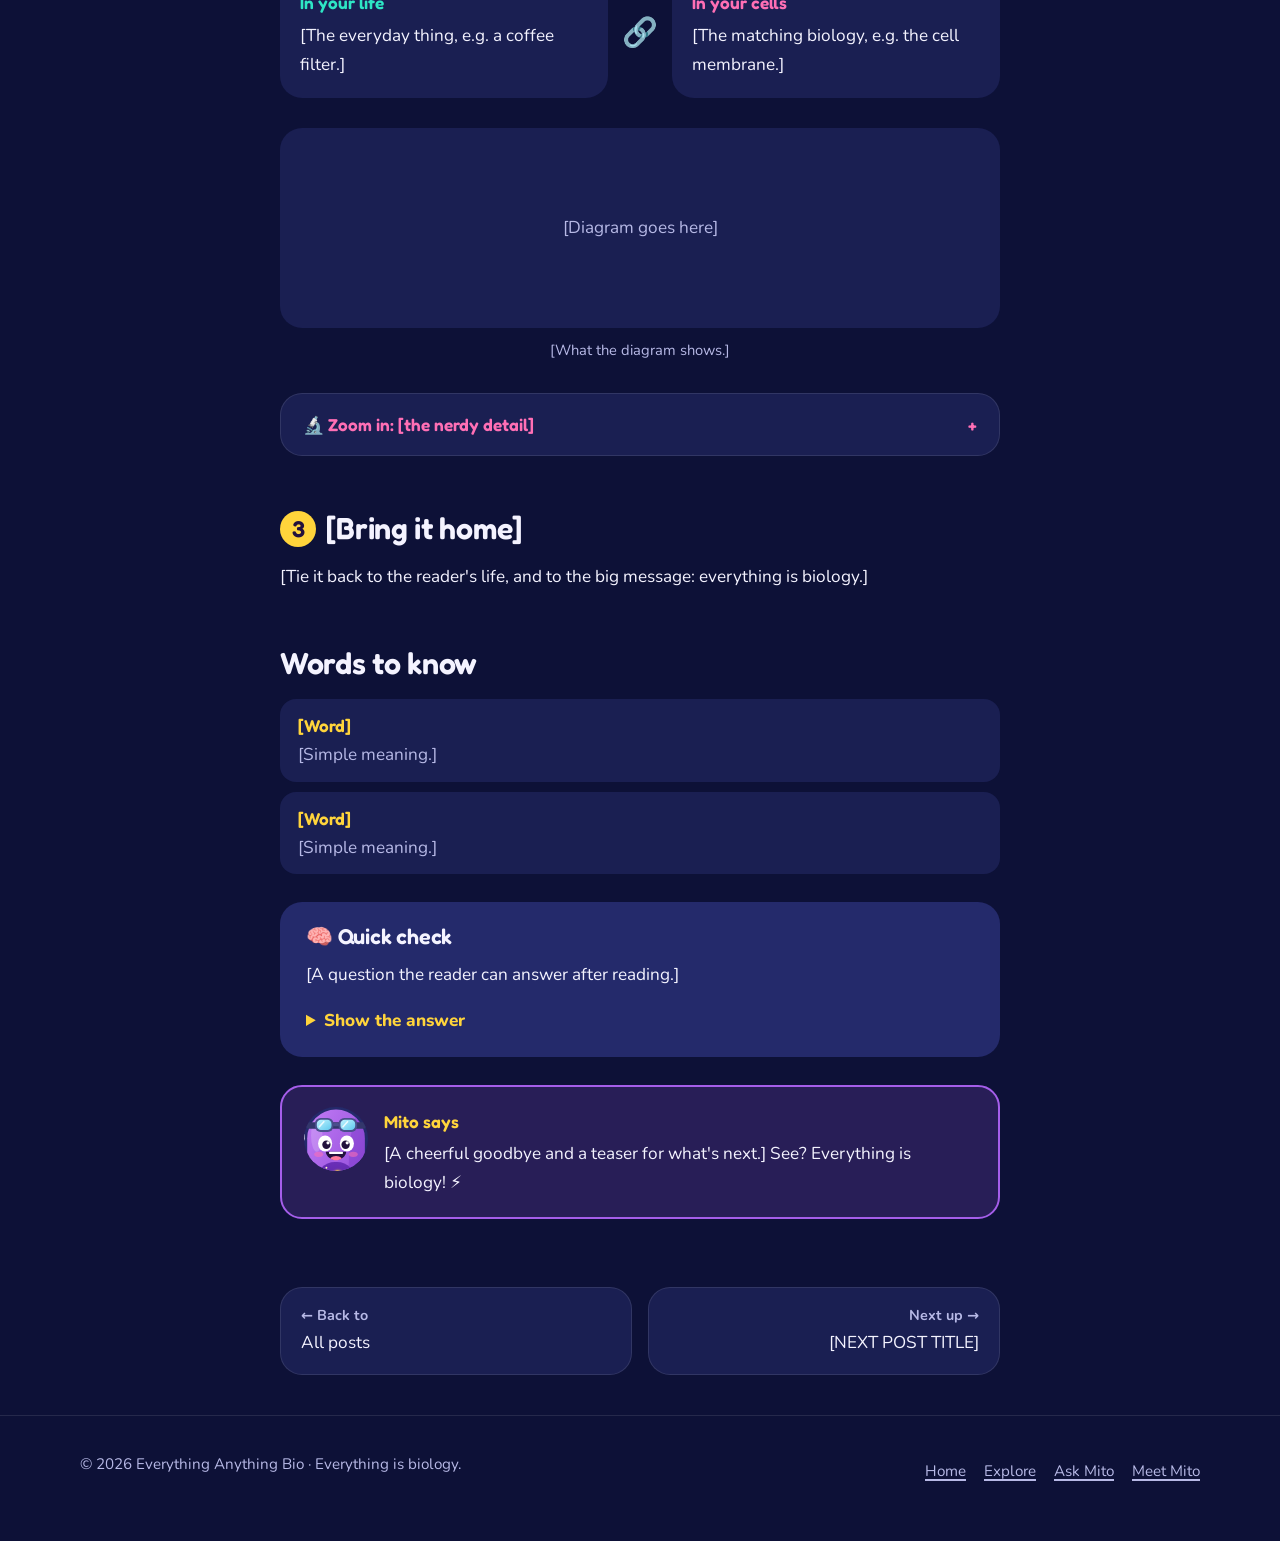
<file: posts/_template.html>
<!doctype html>
<!--
  ==========================================================
  POST TEMPLATE  ·  How to use it
  1. Make a copy of this file in the same "posts" folder.
     Name it after the question, using dashes, e.g.
     why-do-onions-make-you-cry.html
  2. Replace every [BRACKETED] bit of text below.
  3. Keep the building blocks you need, delete the ones
     you don't. Each one is marked with a comment that
     starts with "BLOCK:", e.g. "BLOCK: Mito says".
  4. Add an entry for the post at the top of
     assets/js/posts.js so it appears on the homepage.
  This file starts with an underscore and isn't listed in
  posts.js, so readers will never see it on the site.
  ==========================================================
-->
<html lang="en">
<head>
  <meta charset="utf-8">
  <meta name="viewport" content="width=device-width, initial-scale=1">
  <title>[POST TITLE] · Everything Anything Bio</title>
  <meta name="description" content="[ONE SENTENCE SUMMARY FOR GOOGLE AND LINK PREVIEWS]">
  <meta property="og:title" content="[POST TITLE]">
  <meta property="og:description" content="[ONE SENTENCE SUMMARY]">
  <link rel="icon" type="image/svg+xml" href="../assets/img/mito-face.svg?v=2">
  <link rel="icon" type="image/png" sizes="32x32" href="../assets/img/mito-icon-32.png?v=2">
  <link rel="apple-touch-icon" href="../assets/img/mito-icon-180.png?v=2">
  <link rel="preconnect" href="https://fonts.googleapis.com">
  <link rel="preconnect" href="https://fonts.gstatic.com" crossorigin>
  <link href="https://fonts.googleapis.com/css2?family=Fredoka:wght@500;600&family=Nunito:wght@400;700;800&display=swap" rel="stylesheet">
  <link rel="stylesheet" href="../assets/css/style.css?v=3">
</head>
<body>
  <div class="progress" aria-hidden="true"></div>
  <a class="skip-link" href="#main">Skip to content</a>
  <div class="cells" aria-hidden="true"><span class="cell c1"></span><span class="cell c2"></span><span class="cell c3"></span><span class="cell c4"></span><span class="cell c5"></span></div>

  <header class="site-header">
    <div class="container nav">
      <a class="brand" href="../index.html"><img src="../assets/img/mito-face.svg" alt="" width="40" height="40"><span>Everything Anything <b>Bio</b></span></a>
      <button class="nav-toggle" aria-expanded="false" aria-controls="nav-links">Menu</button>
      <ul class="nav-links" id="nav-links">
        <li><a href="../index.html">Home</a></li>
        <li><a href="../explore.html" aria-current="page">Explore</a></li>
        <li><a href="../ask.html">Ask Mito</a></li>
        <li><a href="../about.html">Meet Mito</a></li>
      </ul>
    </div>
  </header>

  <main id="main">
    <article>
      <!-- BLOCK: Title area -->
      <header class="container post-hero">
        <div class="tags">
          <!-- Use tag-everyday + "Everyday bio", or tag-deep + "Deep dive" -->
          <span class="tag tag-everyday">Everyday bio</span>
        </div>
        <h1>[POST TITLE, ideally a question?]</h1>
        <p class="subtitle">[A one line hook that makes people want to read on.]</p>
        <p class="meta">[DATE, e.g. 20 Nov 2026] · [X] min read</p>

        <!-- BLOCK: Big illustration. Put an image in assets/img/ and swap the emoji for:
             <img src="../assets/img/[your-image].webp" alt="[describe the picture]"> -->
        <div class="post-art" role="img" aria-label="[DESCRIBE THE PICTURE]">🧬</div>
      </header>

      <div class="container">
        <div class="post-body">

          <!-- BLOCK: The big question (a teaser that hooks the reader; do NOT give the answer here) -->
          <div class="quick-answer">
            <h3>🤔 The big question</h3>
            <p>[Set up the puzzle in one or two sentences, without answering it.]</p>
            <p style="margin-top:12px;font-weight:400">[Optional: the moment you first wondered about it.]</p>
          </div>

          <!-- BLOCK: Section heading with a number badge -->
          <h2><span class="num">1</span>[First small idea]</h2>
          <p>[Start with something the reader already knows. Use short paragraphs. Explain any science word the first time you use it.]</p>

          <!-- BLOCK: Mito says (Mito talks to the reader) -->
          <div class="mito-says">
            <img src="../assets/img/mito-face.svg" alt="" width="64" height="64">
            <div>
              <span class="who">Mito says</span>
              <p>[A friendly, simple explanation, analogy, or fun fact in Mito's voice.]</p>
            </div>
          </div>

          <h2><span class="num">2</span>[Second small idea]</h2>
          <p>[Build on the first idea.]</p>

          <!-- BLOCK: Key idea (the one sentence to remember) -->
          <div class="key-idea">
            <b class="label">Key idea</b>
            [The single most important sentence of this section.]
          </div>

          <!-- BLOCK: Everyday life ↔ biology connection -->
          <div class="connect">
            <div class="side life"><b>In your life</b>[The everyday thing, e.g. a coffee filter.]</div>
            <div class="link" aria-hidden="true">🔗</div>
            <div class="side bio"><b>In your cells</b>[The matching biology, e.g. the cell membrane.]</div>
          </div>

          <!-- BLOCK: Figure / diagram. Replace the text inside .frame with an <img>. -->
          <figure>
            <div class="frame">[Diagram goes here]</div>
            <figcaption>[What the diagram shows.]</figcaption>
          </figure>

          <!-- BLOCK: Zoom in (optional extra detail, folded away) -->
          <details class="zoom">
            <summary>Zoom in: [the nerdy detail]</summary>
            <p>[More advanced explanation for curious readers. People can skip it and still follow the post.]</p>
          </details>

          <h2><span class="num">3</span>[Bring it home]</h2>
          <p>[Tie it back to the reader's life, and to the big message: everything is biology.]</p>

          <!-- BLOCK: Glossary -->
          <h2>Words to know</h2>
          <dl class="glossary">
            <div><dt>[Word]</dt><dd>[Simple meaning.]</dd></div>
            <div><dt>[Word]</dt><dd>[Simple meaning.]</dd></div>
          </dl>

          <!-- BLOCK: Quick check (a little quiz with a hidden answer) -->
          <div class="quiz">
            <h3>🧠 Quick check</h3>
            <p>[A question the reader can answer after reading.]</p>
            <details>
              <summary>Show the answer</summary>
              <p>[The answer, with a short reason.]</p>
            </details>
          </div>

          <!-- BLOCK: Sign-off -->
          <div class="mito-says">
            <img src="../assets/img/mito-face.svg" alt="" width="64" height="64">
            <div>
              <span class="who">Mito says</span>
              <p>[A cheerful goodbye and a teaser for what's next.] See? Everything is biology! ⚡</p>
            </div>
          </div>
        </div>

        <!-- BLOCK: Previous / next post links. Delete one side if there's nothing there. -->
        <nav class="post-nav" aria-label="More posts">
          <a href="../explore.html"><small>← Back to</small>All posts</a>
          <a class="next" href="../explore.html"><small>Next up →</small>[NEXT POST TITLE]</a>
        </nav>
      </div>
    </article>
  </main>

  <footer class="site-footer">
    <div class="container footer-grid">
      <p>© <span data-year>2026</span> Everything Anything Bio · Everything is biology.</p>
      <nav aria-label="Footer"><a href="../index.html">Home</a><a href="../explore.html">Explore</a><a href="../ask.html">Ask Mito</a><a href="../about.html">Meet Mito</a></nav>
    </div>
  </footer>

  <script src="../assets/js/main.js?v=2"></script>
</body>
</html>
</file>
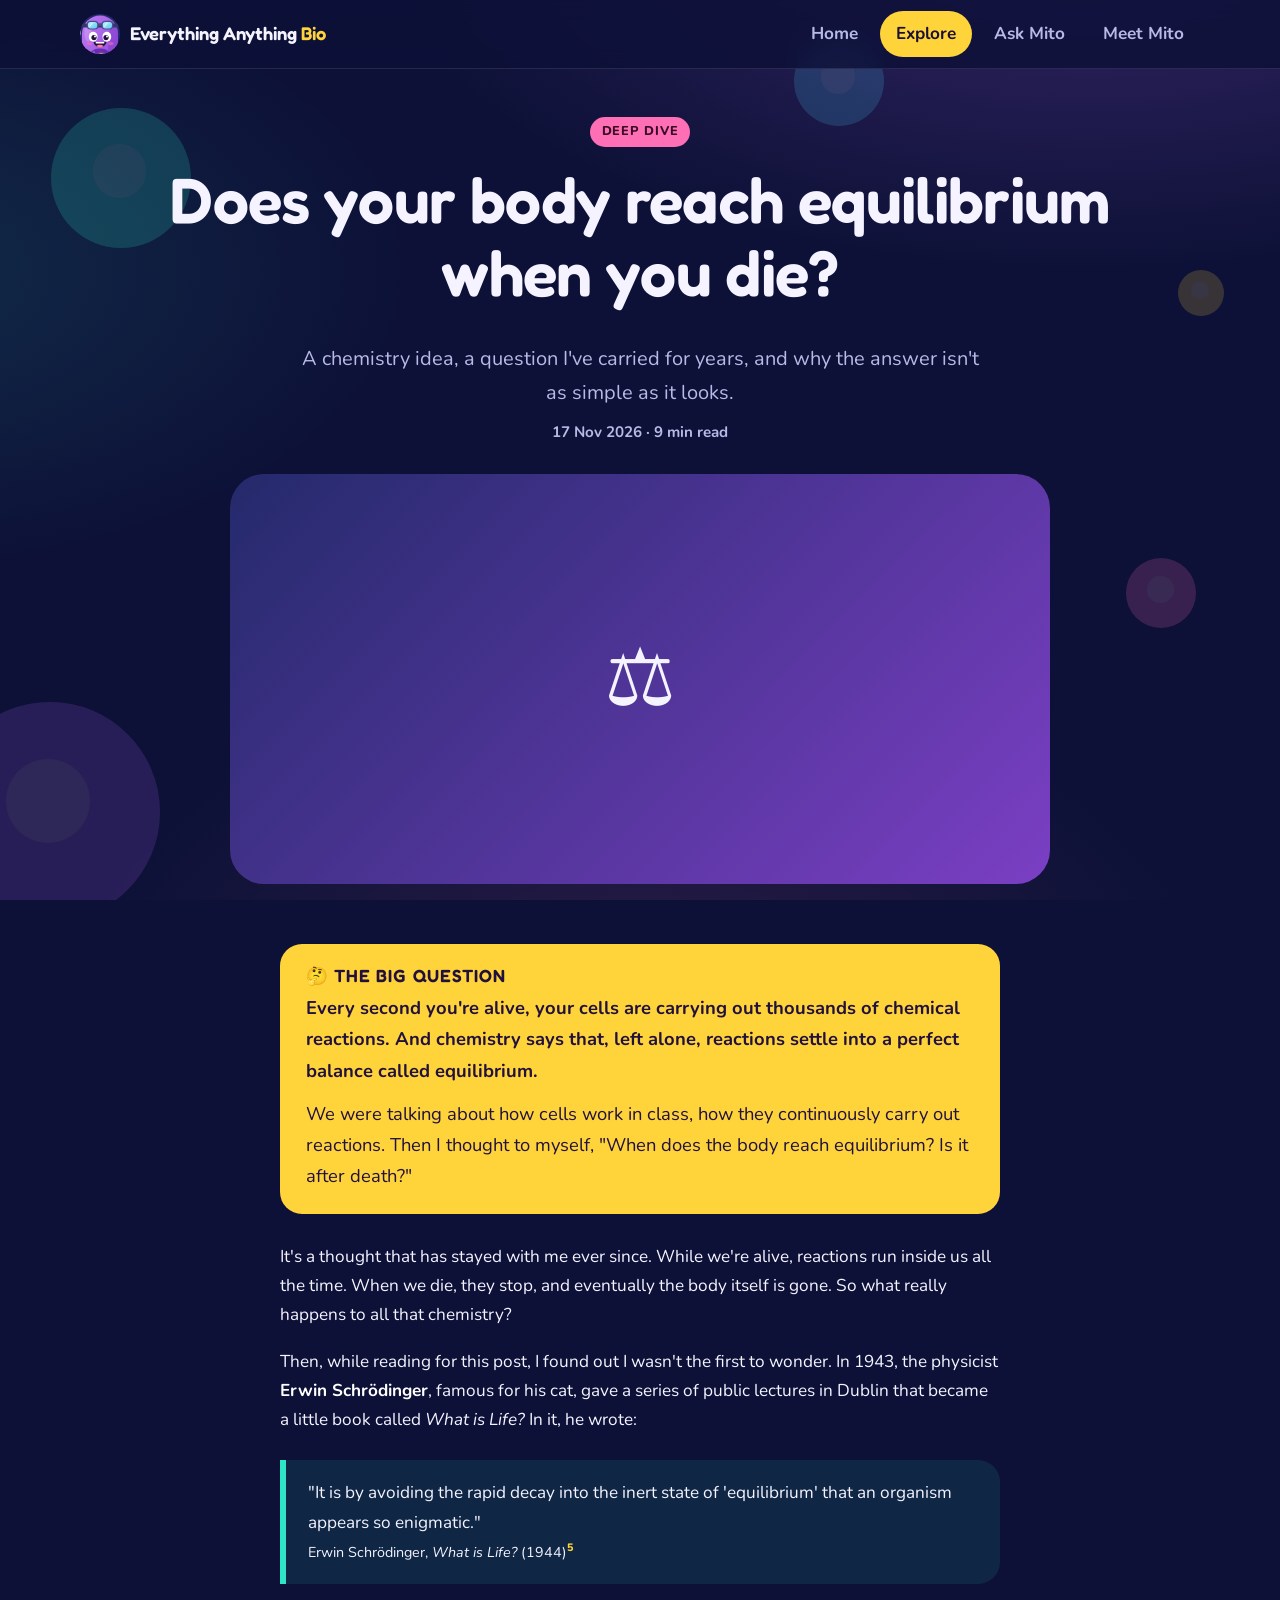
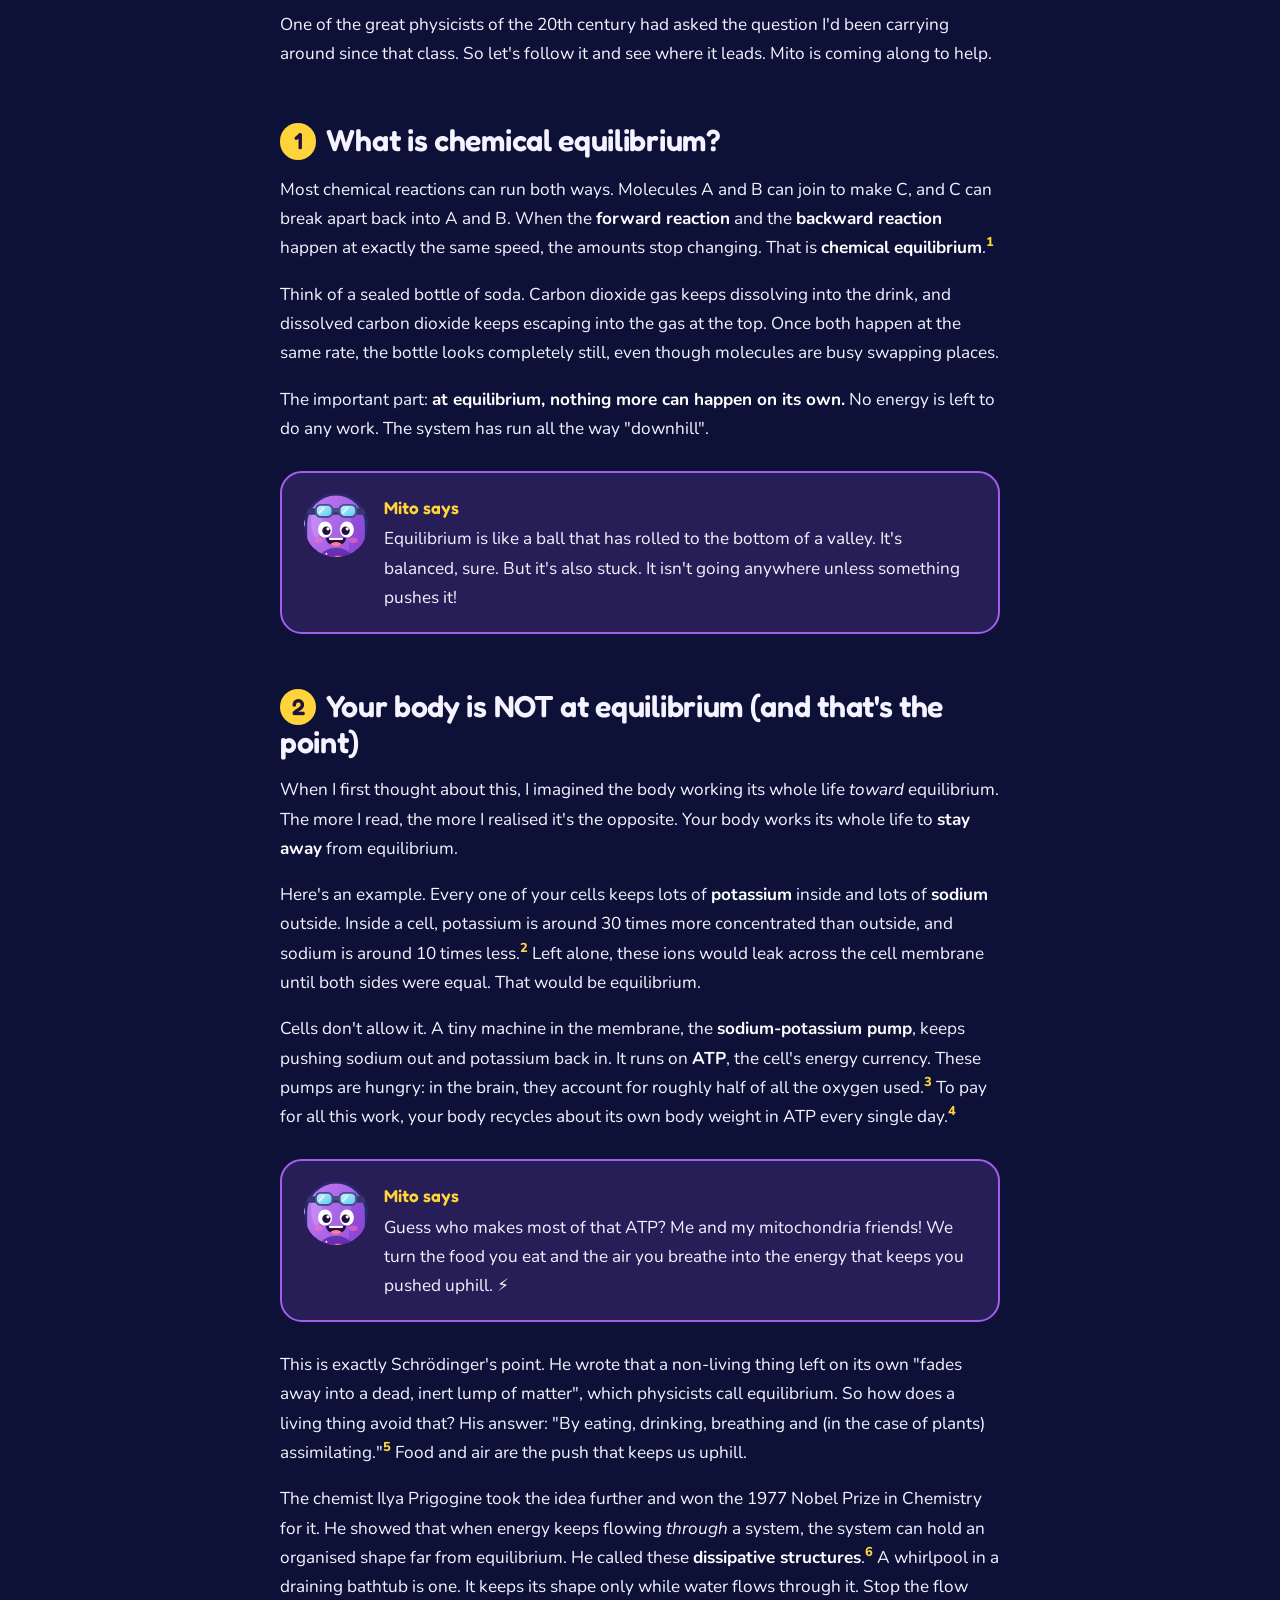
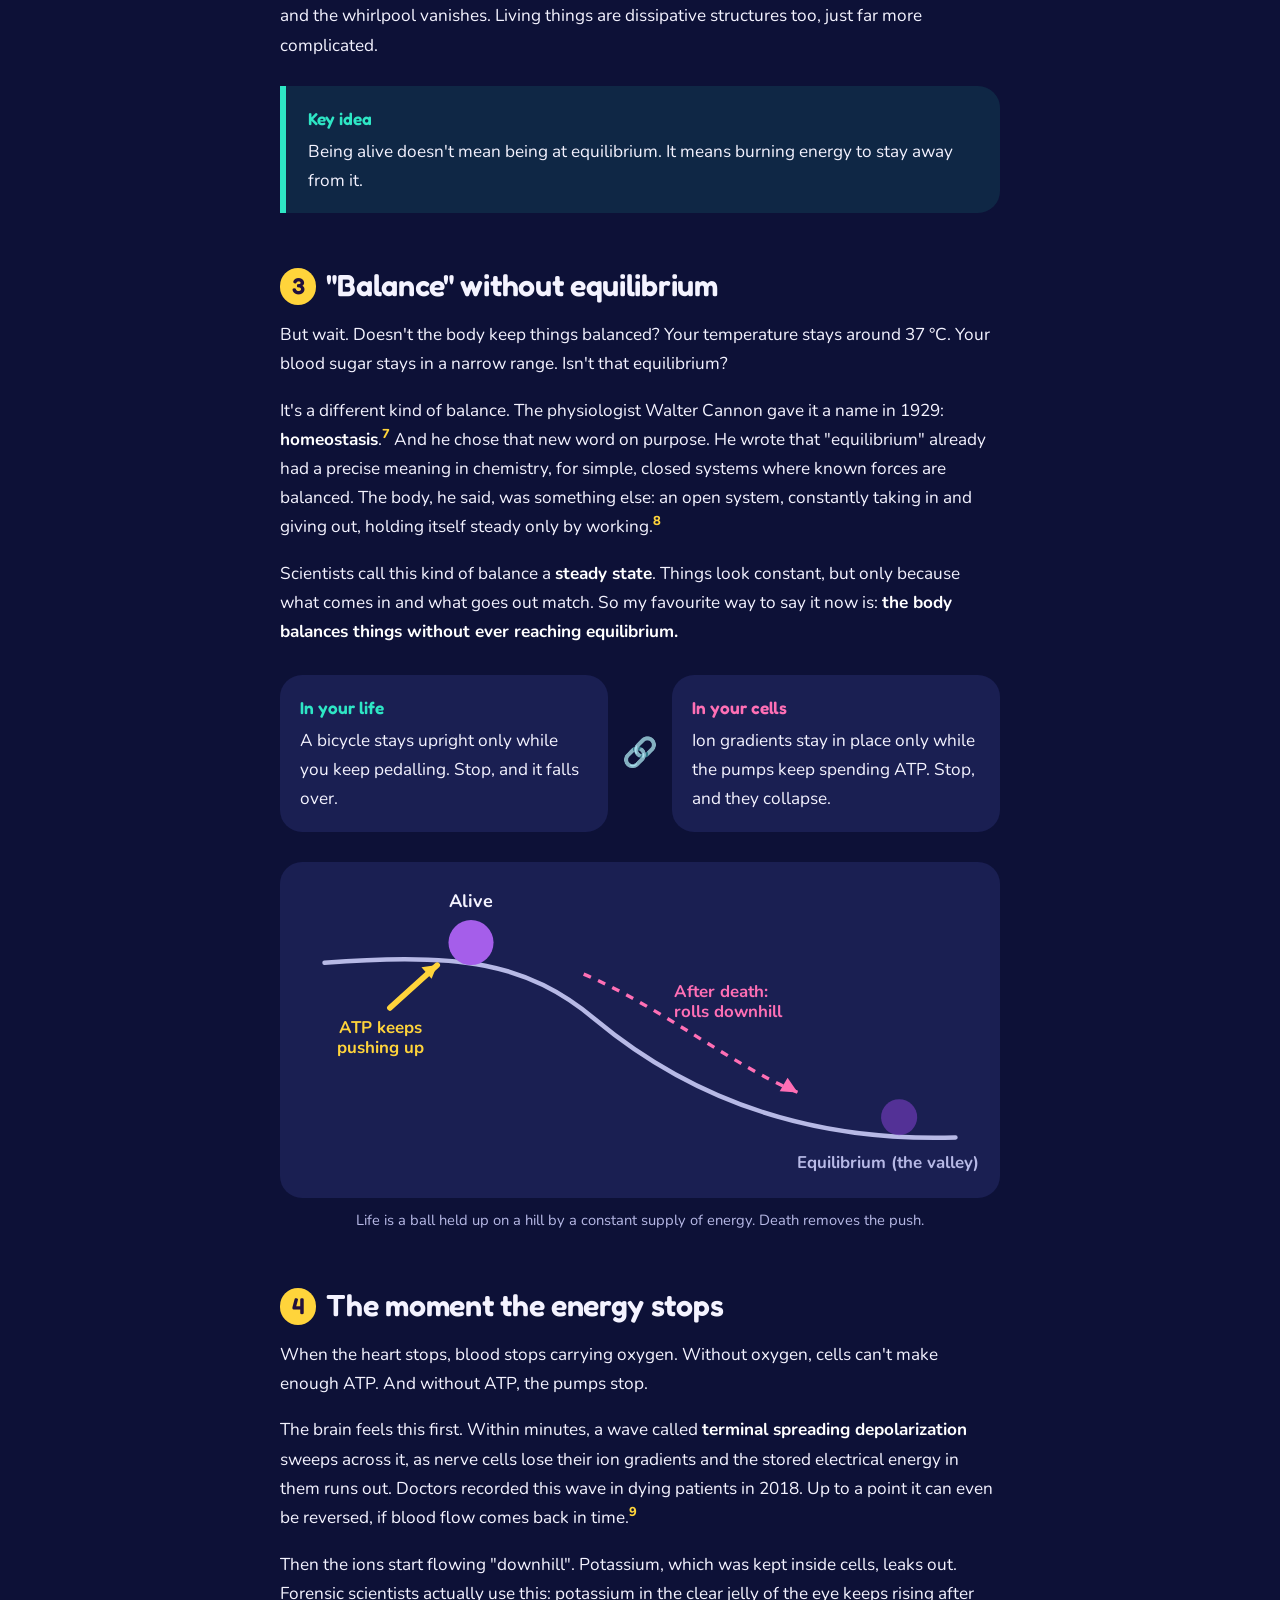
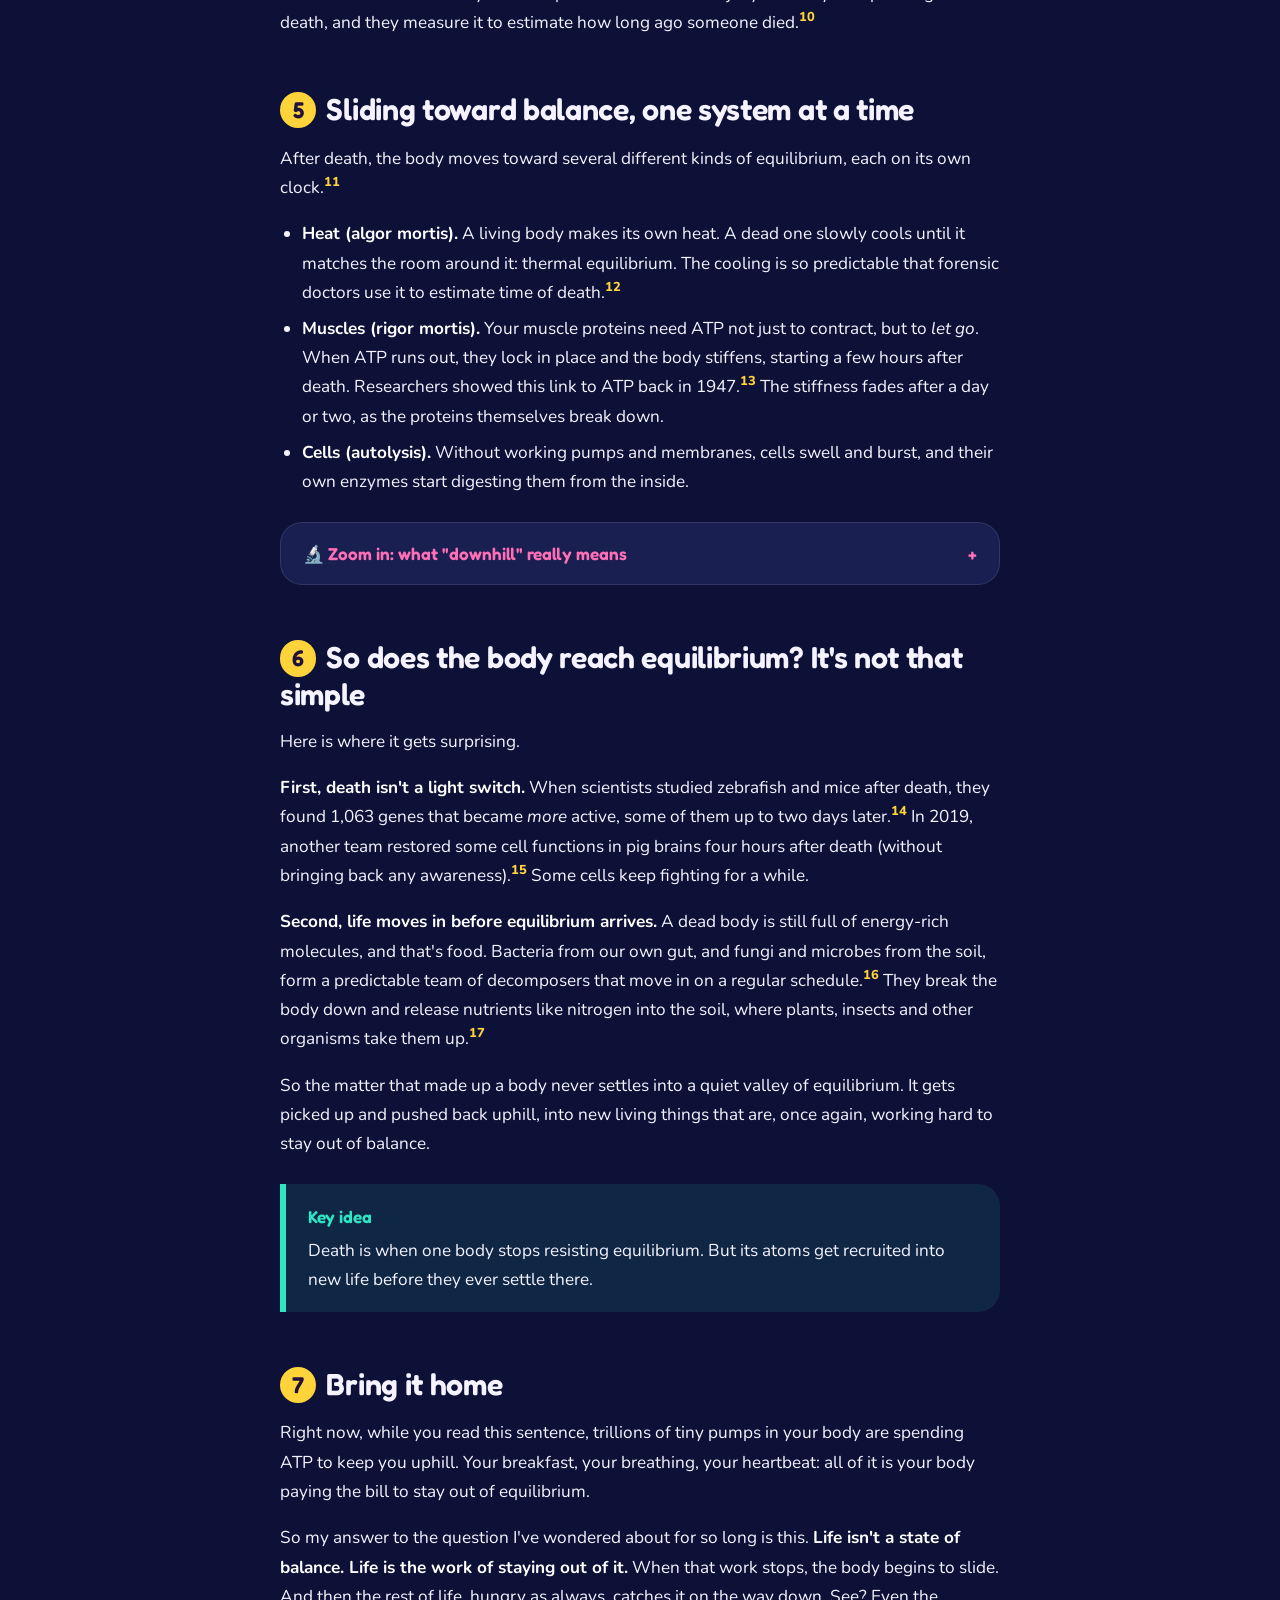
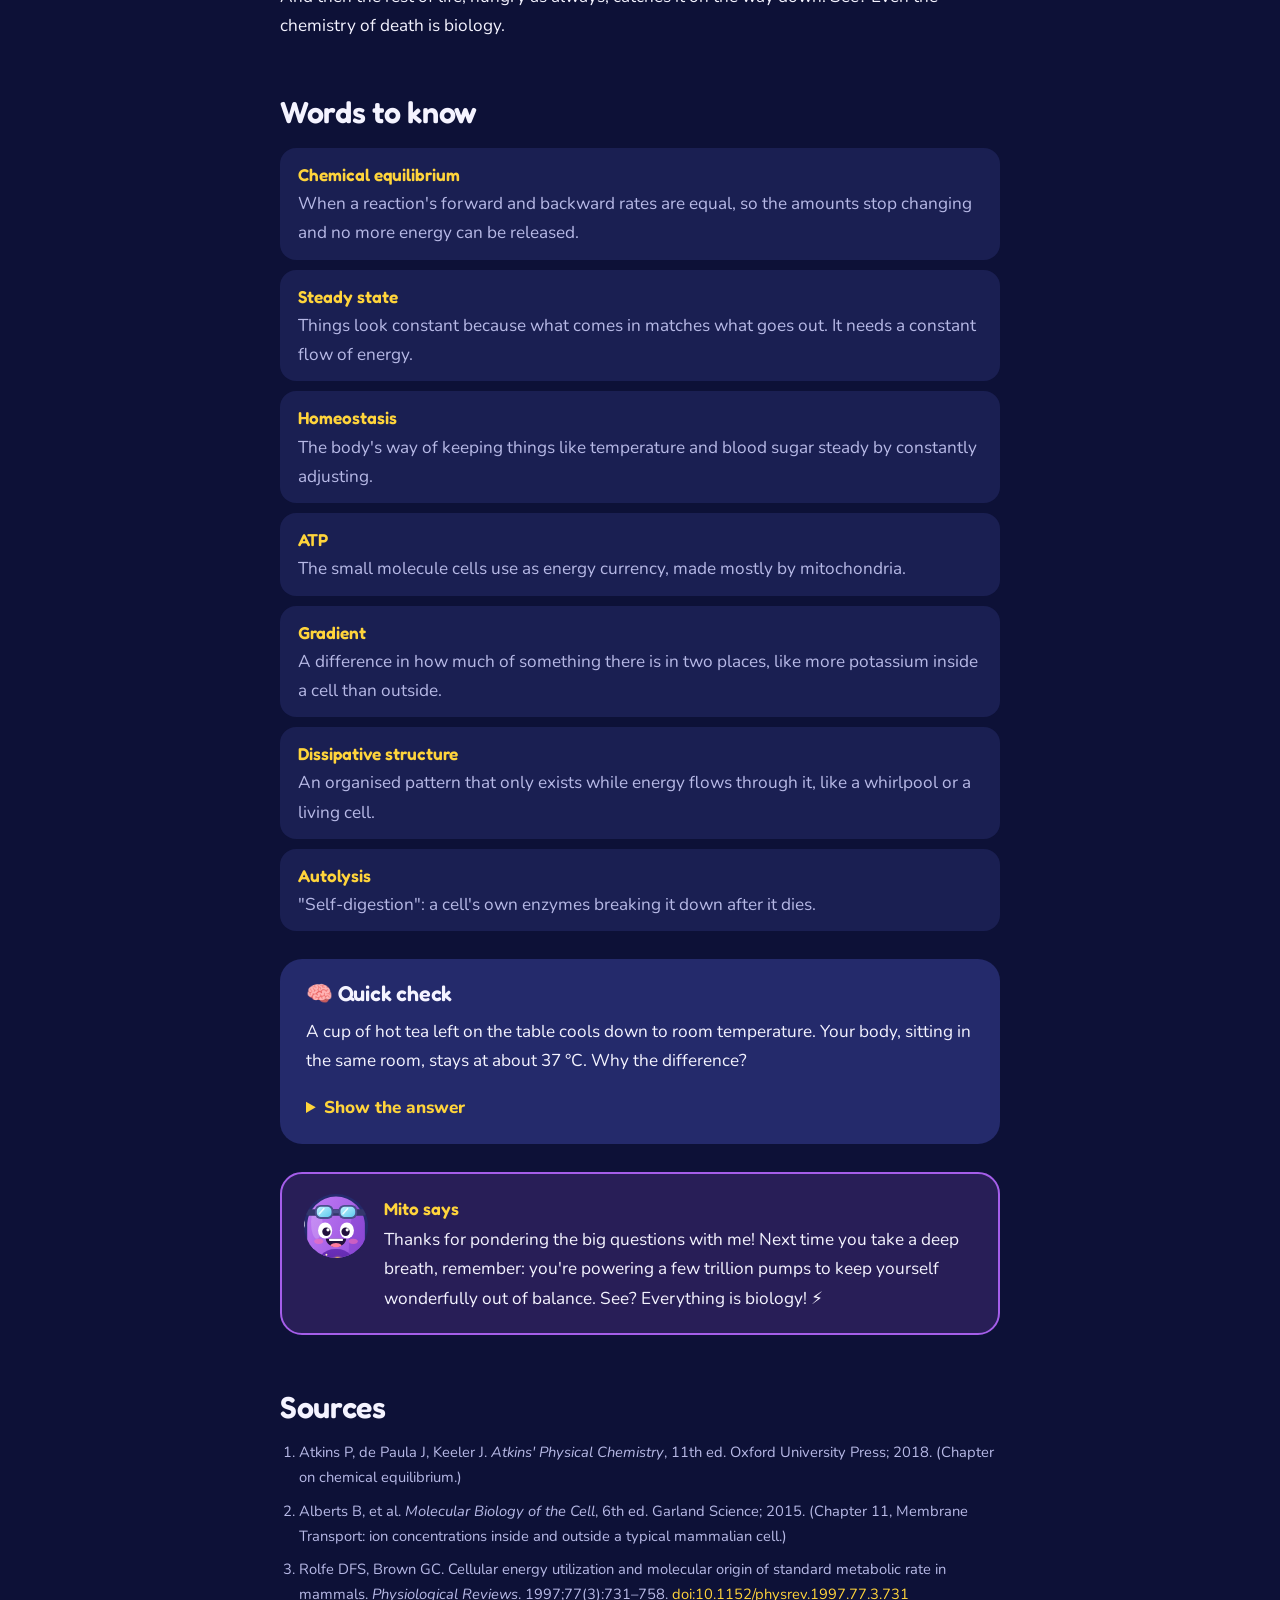
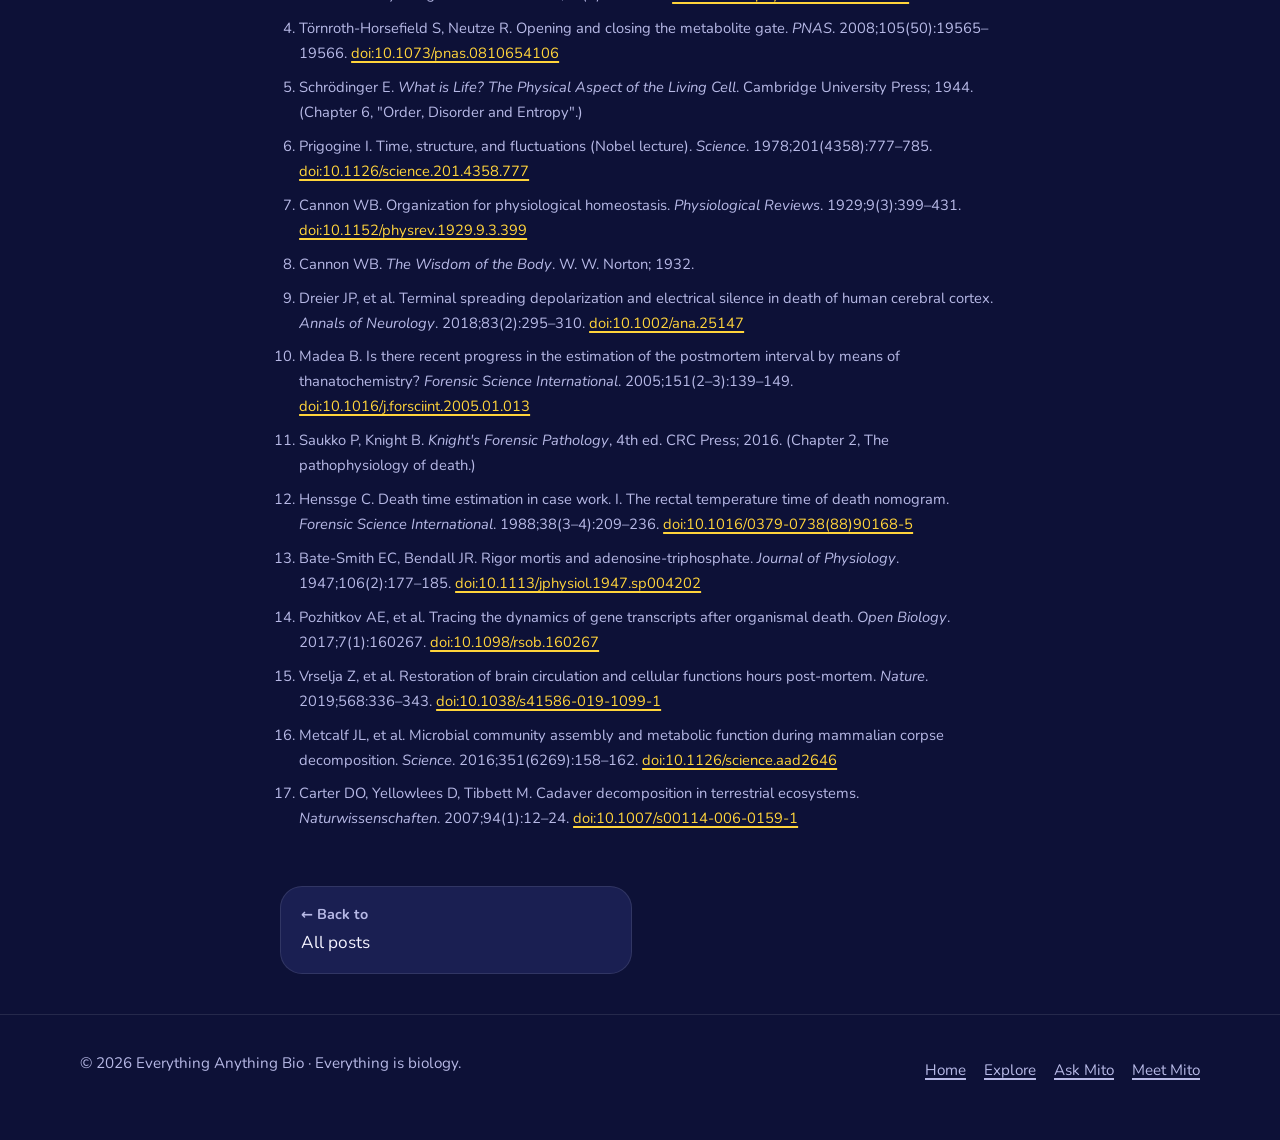
<file: posts/does-your-body-reach-equilibrium-when-you-die.html>
<!doctype html>
<html lang="en">
<head>
  <meta charset="utf-8">
  <meta name="viewport" content="width=device-width, initial-scale=1">
  <title>Does your body reach equilibrium when you die? · Everything Anything Bio</title>
  <meta name="description" content="Your cells run chemical reactions nonstop, and chemistry says reactions settle into equilibrium. So when does your body get there? Is it after death?">
  <meta property="og:title" content="Does your body reach equilibrium when you die?">
  <meta property="og:description" content="Life, death and chemical equilibrium. A question from a biology class, and the surprising answer.">
  <link rel="icon" type="image/svg+xml" href="../assets/img/mito-face.svg?v=2">
  <link rel="icon" type="image/png" sizes="32x32" href="../assets/img/mito-icon-32.png?v=2">
  <link rel="apple-touch-icon" href="../assets/img/mito-icon-180.png?v=2">
  <link rel="preconnect" href="https://fonts.googleapis.com">
  <link rel="preconnect" href="https://fonts.gstatic.com" crossorigin>
  <link href="https://fonts.googleapis.com/css2?family=Fredoka:wght@500;600&family=Nunito:wght@400;700;800&display=swap" rel="stylesheet">
  <link rel="stylesheet" href="../assets/css/style.css?v=3">
  <style>
    .cite { font-size: 0.75em; vertical-align: super; line-height: 0; font-weight: 800; }
    .cite a { color: var(--energy); text-decoration: none; }
    .sources { font-size: 0.92rem; color: var(--muted); }
    .sources li { margin-bottom: 0.6em; }
    .sources li:target { color: var(--text); }
    .quick-answer p + p { margin-top: 12px; font-weight: 400; }
    .hill text { font-family: var(--font-body); font-weight: 700; }
  </style>
</head>
<body>
  <div class="progress" aria-hidden="true"></div>
  <a class="skip-link" href="#main">Skip to content</a>
  <div class="cells" aria-hidden="true"><span class="cell c1"></span><span class="cell c2"></span><span class="cell c3"></span><span class="cell c4"></span><span class="cell c5"></span></div>

  <header class="site-header">
    <div class="container nav">
      <a class="brand" href="../index.html"><img src="../assets/img/mito-face.svg" alt="" width="40" height="40"><span>Everything Anything <b>Bio</b></span></a>
      <button class="nav-toggle" aria-expanded="false" aria-controls="nav-links">Menu</button>
      <ul class="nav-links" id="nav-links">
        <li><a href="../index.html">Home</a></li>
        <li><a href="../explore.html" aria-current="page">Explore</a></li>
        <li><a href="../ask.html">Ask Mito</a></li>
        <li><a href="../about.html">Meet Mito</a></li>
      </ul>
    </div>
  </header>

  <main id="main">
    <article>
      <header class="container post-hero">
        <div class="tags">
          <span class="tag tag-deep">Deep dive</span>
        </div>
        <h1>Does your body reach equilibrium when you die?</h1>
        <p class="subtitle">A chemistry idea, a question I've carried for years, and why the answer isn't as simple as it looks.</p>
        <p class="meta">17 Nov 2026 · 9 min read</p>
        <div class="post-art" role="img" aria-label="A balance scale">⚖️</div>
      </header>

      <div class="container">
        <div class="post-body">

          <div class="quick-answer">
            <h3>🤔 The big question</h3>
            <p>Every second you're alive, your cells are carrying out thousands of chemical reactions. And chemistry says that, left alone, reactions settle into a perfect balance called equilibrium.</p>
            <p>We were talking about how cells work in class, how they continuously carry out reactions. Then I thought to myself, "When does the body reach equilibrium? Is it after death?"</p>
          </div>

          <p>It's a thought that has stayed with me ever since. While we're alive, reactions run inside us all the time. When we die, they stop, and eventually the body itself is gone. So what really happens to all that chemistry?</p>
          <p>Then, while reading for this post, I found out I wasn't the first to wonder. In 1943, the physicist <strong>Erwin Schrödinger</strong>, famous for his cat, gave a series of public lectures in Dublin that became a little book called <em>What is Life?</em> In it, he wrote:</p>
          <blockquote class="key-idea">
            "It is by avoiding the rapid decay into the inert state of 'equilibrium' that an organism appears so enigmatic."
            <br><small>Erwin Schrödinger, <em>What is Life?</em> (1944)<span class="cite"><a href="#ref-5">5</a></span></small>
          </blockquote>
          <p>One of the great physicists of the 20th century had asked the question I'd been carrying around since that class. So let's follow it and see where it leads. Mito is coming along to help.</p>

          <h2><span class="num">1</span>What is chemical equilibrium?</h2>
          <p>Most chemical reactions can run both ways. Molecules A and B can join to make C, and C can break apart back into A and B. When the <strong>forward reaction</strong> and the <strong>backward reaction</strong> happen at exactly the same speed, the amounts stop changing. That is <strong>chemical equilibrium</strong>.<span class="cite"><a href="#ref-1">1</a></span></p>
          <p>Think of a sealed bottle of soda. Carbon dioxide gas keeps dissolving into the drink, and dissolved carbon dioxide keeps escaping into the gas at the top. Once both happen at the same rate, the bottle looks completely still, even though molecules are busy swapping places.</p>
          <p>The important part: <strong>at equilibrium, nothing more can happen on its own.</strong> No energy is left to do any work. The system has run all the way "downhill".</p>

          <div class="mito-says">
            <img src="../assets/img/mito-face.svg" alt="" width="64" height="64">
            <div>
              <span class="who">Mito says</span>
              <p>Equilibrium is like a ball that has rolled to the bottom of a valley. It's balanced, sure. But it's also stuck. It isn't going anywhere unless something pushes it!</p>
            </div>
          </div>

          <h2><span class="num">2</span>Your body is NOT at equilibrium (and that's the point)</h2>
          <p>When I first thought about this, I imagined the body working its whole life <em>toward</em> equilibrium. The more I read, the more I realised it's the opposite. Your body works its whole life to <strong>stay away</strong> from equilibrium.</p>
          <p>Here's an example. Every one of your cells keeps lots of <strong>potassium</strong> inside and lots of <strong>sodium</strong> outside. Inside a cell, potassium is around 30 times more concentrated than outside, and sodium is around 10 times less.<span class="cite"><a href="#ref-2">2</a></span> Left alone, these ions would leak across the cell membrane until both sides were equal. That would be equilibrium.</p>
          <p>Cells don't allow it. A tiny machine in the membrane, the <strong>sodium-potassium pump</strong>, keeps pushing sodium out and potassium back in. It runs on <strong>ATP</strong>, the cell's energy currency. These pumps are hungry: in the brain, they account for roughly half of all the oxygen used.<span class="cite"><a href="#ref-3">3</a></span> To pay for all this work, your body recycles about its own body weight in ATP every single day.<span class="cite"><a href="#ref-4">4</a></span></p>

          <div class="mito-says">
            <img src="../assets/img/mito-face.svg" alt="" width="64" height="64">
            <div>
              <span class="who">Mito says</span>
              <p>Guess who makes most of that ATP? Me and my mitochondria friends! We turn the food you eat and the air you breathe into the energy that keeps you pushed uphill. ⚡</p>
            </div>
          </div>

          <p>This is exactly Schrödinger's point. He wrote that a non-living thing left on its own "fades away into a dead, inert lump of matter", which physicists call equilibrium. So how does a living thing avoid that? His answer: "By eating, drinking, breathing and (in the case of plants) assimilating."<span class="cite"><a href="#ref-5">5</a></span> Food and air are the push that keeps us uphill.</p>
          <p>The chemist Ilya Prigogine took the idea further and won the 1977 Nobel Prize in Chemistry for it. He showed that when energy keeps flowing <em>through</em> a system, the system can hold an organised shape far from equilibrium. He called these <strong>dissipative structures</strong>.<span class="cite"><a href="#ref-6">6</a></span> A whirlpool in a draining bathtub is one. It keeps its shape only while water flows through it. Stop the flow and the whirlpool vanishes. Living things are dissipative structures too, just far more complicated.</p>

          <div class="key-idea">
            <b class="label">Key idea</b>
            Being alive doesn't mean being at equilibrium. It means burning energy to stay away from it.
          </div>

          <h2><span class="num">3</span>"Balance" without equilibrium</h2>
          <p>But wait. Doesn't the body keep things balanced? Your temperature stays around 37 °C. Your blood sugar stays in a narrow range. Isn't that equilibrium?</p>
          <p>It's a different kind of balance. The physiologist Walter Cannon gave it a name in 1929: <strong>homeostasis</strong>.<span class="cite"><a href="#ref-7">7</a></span> And he chose that new word on purpose. He wrote that "equilibrium" already had a precise meaning in chemistry, for simple, closed systems where known forces are balanced. The body, he said, was something else: an open system, constantly taking in and giving out, holding itself steady only by working.<span class="cite"><a href="#ref-8">8</a></span></p>
          <p>Scientists call this kind of balance a <strong>steady state</strong>. Things look constant, but only because what comes in and what goes out match. So my favourite way to say it now is: <strong>the body balances things without ever reaching equilibrium.</strong></p>

          <div class="connect">
            <div class="side life"><b>In your life</b>A bicycle stays upright only while you keep pedalling. Stop, and it falls over.</div>
            <div class="link" aria-hidden="true">🔗</div>
            <div class="side bio"><b>In your cells</b>Ion gradients stay in place only while the pumps keep spending ATP. Stop, and they collapse.</div>
          </div>

          <figure>
            <div class="frame">
              <svg class="hill" viewBox="0 0 600 260" width="100%" role="img" aria-label="A ball held near the top of a hill by a stream of energy, labelled alive. An arrow shows it rolling down to a valley labelled equilibrium after death.">
                <path d="M20 70 C 140 60, 200 70, 260 120 S 420 230, 580 225" fill="none" stroke="#b7b9e6" stroke-width="4" stroke-linecap="round"/>
                <circle cx="150" cy="52" r="20" fill="#a55eea"/>
                <text x="150" y="20" fill="#f4f3ff" font-size="16" text-anchor="middle">Alive</text>
                <path d="M78 110 L120 72" stroke="#ffd43b" stroke-width="5" stroke-linecap="round"/>
                <path d="M120 72 l-14 2 l9 10 z" fill="#ffd43b"/>
                <text x="70" y="132" fill="#ffd43b" font-size="15" text-anchor="middle">ATP keeps</text>
                <text x="70" y="150" fill="#ffd43b" font-size="15" text-anchor="middle">pushing up</text>
                <path d="M250 80 C 320 110, 380 160, 440 185" fill="none" stroke="#ff6fb5" stroke-width="3" stroke-dasharray="7 7"/>
                <path d="M440 185 l-16 -1 l7 -12 z" fill="#ff6fb5"/>
                <text x="330" y="100" fill="#ff6fb5" font-size="15">After death:</text>
                <text x="330" y="118" fill="#ff6fb5" font-size="15">rolls downhill</text>
                <circle cx="530" cy="207" r="16" fill="#7b3fc4" opacity="0.6"/>
                <text x="520" y="252" fill="#b7b9e6" font-size="15" text-anchor="middle">Equilibrium (the valley)</text>
              </svg>
            </div>
            <figcaption>Life is a ball held up on a hill by a constant supply of energy. Death removes the push.</figcaption>
          </figure>

          <h2><span class="num">4</span>The moment the energy stops</h2>
          <p>When the heart stops, blood stops carrying oxygen. Without oxygen, cells can't make enough ATP. And without ATP, the pumps stop.</p>
          <p>The brain feels this first. Within minutes, a wave called <strong>terminal spreading depolarization</strong> sweeps across it, as nerve cells lose their ion gradients and the stored electrical energy in them runs out. Doctors recorded this wave in dying patients in 2018. Up to a point it can even be reversed, if blood flow comes back in time.<span class="cite"><a href="#ref-9">9</a></span></p>
          <p>Then the ions start flowing "downhill". Potassium, which was kept inside cells, leaks out. Forensic scientists actually use this: potassium in the clear jelly of the eye keeps rising after death, and they measure it to estimate how long ago someone died.<span class="cite"><a href="#ref-10">10</a></span></p>

          <h2><span class="num">5</span>Sliding toward balance, one system at a time</h2>
          <p>After death, the body moves toward several different kinds of equilibrium, each on its own clock.<span class="cite"><a href="#ref-11">11</a></span></p>
          <ul>
            <li><strong>Heat (algor mortis).</strong> A living body makes its own heat. A dead one slowly cools until it matches the room around it: thermal equilibrium. The cooling is so predictable that forensic doctors use it to estimate time of death.<span class="cite"><a href="#ref-12">12</a></span></li>
            <li><strong>Muscles (rigor mortis).</strong> Your muscle proteins need ATP not just to contract, but to <em>let go</em>. When ATP runs out, they lock in place and the body stiffens, starting a few hours after death. Researchers showed this link to ATP back in 1947.<span class="cite"><a href="#ref-13">13</a></span> The stiffness fades after a day or two, as the proteins themselves break down.</li>
            <li><strong>Cells (autolysis).</strong> Without working pumps and membranes, cells swell and burst, and their own enzymes start digesting them from the inside.</li>
          </ul>

          <details class="zoom">
            <summary>Zoom in: what "downhill" really means</summary>
            <p>Chemists measure how far a reaction is from equilibrium with a quantity called <strong>Gibbs free energy</strong> (ΔG). A reaction with a negative ΔG can run on its own and release energy. At equilibrium, ΔG is zero, so no more useful work can be done.<span class="cite"><a href="#ref-1">1</a></span> A living cell keeps its ATP reaction very far from equilibrium, so breaking down ATP releases a lot of energy that it can spend on pumps, muscles and building molecules. After death, as ATP runs out and gradients collapse, the ΔG of these processes creeps toward zero.</p>
          </details>

          <h2><span class="num">6</span>So does the body reach equilibrium? It's not that simple</h2>
          <p>Here is where it gets surprising.</p>
          <p><strong>First, death isn't a light switch.</strong> When scientists studied zebrafish and mice after death, they found 1,063 genes that became <em>more</em> active, some of them up to two days later.<span class="cite"><a href="#ref-14">14</a></span> In 2019, another team restored some cell functions in pig brains four hours after death (without bringing back any awareness).<span class="cite"><a href="#ref-15">15</a></span> Some cells keep fighting for a while.</p>
          <p><strong>Second, life moves in before equilibrium arrives.</strong> A dead body is still full of energy-rich molecules, and that's food. Bacteria from our own gut, and fungi and microbes from the soil, form a predictable team of decomposers that move in on a regular schedule.<span class="cite"><a href="#ref-16">16</a></span> They break the body down and release nutrients like nitrogen into the soil, where plants, insects and other organisms take them up.<span class="cite"><a href="#ref-17">17</a></span></p>
          <p>So the matter that made up a body never settles into a quiet valley of equilibrium. It gets picked up and pushed back uphill, into new living things that are, once again, working hard to stay out of balance.</p>

          <div class="key-idea">
            <b class="label">Key idea</b>
            Death is when one body stops resisting equilibrium. But its atoms get recruited into new life before they ever settle there.
          </div>

          <h2><span class="num">7</span>Bring it home</h2>
          <p>Right now, while you read this sentence, trillions of tiny pumps in your body are spending ATP to keep you uphill. Your breakfast, your breathing, your heartbeat: all of it is your body paying the bill to stay out of equilibrium.</p>
          <p>So my answer to the question I've wondered about for so long is this. <strong>Life isn't a state of balance. Life is the work of staying out of it.</strong> When that work stops, the body begins to slide. And then the rest of life, hungry as always, catches it on the way down. See? Even the chemistry of death is biology.</p>

          <h2>Words to know</h2>
          <dl class="glossary">
            <div><dt>Chemical equilibrium</dt><dd>When a reaction's forward and backward rates are equal, so the amounts stop changing and no more energy can be released.</dd></div>
            <div><dt>Steady state</dt><dd>Things look constant because what comes in matches what goes out. It needs a constant flow of energy.</dd></div>
            <div><dt>Homeostasis</dt><dd>The body's way of keeping things like temperature and blood sugar steady by constantly adjusting.</dd></div>
            <div><dt>ATP</dt><dd>The small molecule cells use as energy currency, made mostly by mitochondria.</dd></div>
            <div><dt>Gradient</dt><dd>A difference in how much of something there is in two places, like more potassium inside a cell than outside.</dd></div>
            <div><dt>Dissipative structure</dt><dd>An organised pattern that only exists while energy flows through it, like a whirlpool or a living cell.</dd></div>
            <div><dt>Autolysis</dt><dd>"Self-digestion": a cell's own enzymes breaking it down after it dies.</dd></div>
          </dl>

          <div class="quiz">
            <h3>🧠 Quick check</h3>
            <p>A cup of hot tea left on the table cools down to room temperature. Your body, sitting in the same room, stays at about 37 °C. Why the difference?</p>
            <details>
              <summary>Show the answer</summary>
              <p>The tea is heading for thermal equilibrium with the room, and nothing stops it. Your body keeps burning food to make heat, so it stays out of equilibrium. After death, that heat-making stops, and the body cools just like the tea (algor mortis).</p>
            </details>
          </div>

          <div class="mito-says">
            <img src="../assets/img/mito-face.svg" alt="" width="64" height="64">
            <div>
              <span class="who">Mito says</span>
              <p>Thanks for pondering the big questions with me! Next time you take a deep breath, remember: you're powering a few trillion pumps to keep yourself wonderfully out of balance. See? Everything is biology! ⚡</p>
            </div>
          </div>

          <h2>Sources</h2>
          <ol class="sources">
            <li id="ref-1">Atkins P, de Paula J, Keeler J. <em>Atkins' Physical Chemistry</em>, 11th ed. Oxford University Press; 2018. (Chapter on chemical equilibrium.)</li>
            <li id="ref-2">Alberts B, et al. <em>Molecular Biology of the Cell</em>, 6th ed. Garland Science; 2015. (Chapter 11, Membrane Transport: ion concentrations inside and outside a typical mammalian cell.)</li>
            <li id="ref-3">Rolfe DFS, Brown GC. Cellular energy utilization and molecular origin of standard metabolic rate in mammals. <em>Physiological Reviews</em>. 1997;77(3):731–758. <a href="https://doi.org/10.1152/physrev.1997.77.3.731">doi:10.1152/physrev.1997.77.3.731</a></li>
            <li id="ref-4">Törnroth-Horsefield S, Neutze R. Opening and closing the metabolite gate. <em>PNAS</em>. 2008;105(50):19565–19566. <a href="https://doi.org/10.1073/pnas.0810654106">doi:10.1073/pnas.0810654106</a></li>
            <li id="ref-5">Schrödinger E. <em>What is Life? The Physical Aspect of the Living Cell</em>. Cambridge University Press; 1944. (Chapter 6, "Order, Disorder and Entropy".)</li>
            <li id="ref-6">Prigogine I. Time, structure, and fluctuations (Nobel lecture). <em>Science</em>. 1978;201(4358):777–785. <a href="https://doi.org/10.1126/science.201.4358.777">doi:10.1126/science.201.4358.777</a></li>
            <li id="ref-7">Cannon WB. Organization for physiological homeostasis. <em>Physiological Reviews</em>. 1929;9(3):399–431. <a href="https://doi.org/10.1152/physrev.1929.9.3.399">doi:10.1152/physrev.1929.9.3.399</a></li>
            <li id="ref-8">Cannon WB. <em>The Wisdom of the Body</em>. W. W. Norton; 1932.</li>
            <li id="ref-9">Dreier JP, et al. Terminal spreading depolarization and electrical silence in death of human cerebral cortex. <em>Annals of Neurology</em>. 2018;83(2):295–310. <a href="https://doi.org/10.1002/ana.25147">doi:10.1002/ana.25147</a></li>
            <li id="ref-10">Madea B. Is there recent progress in the estimation of the postmortem interval by means of thanatochemistry? <em>Forensic Science International</em>. 2005;151(2–3):139–149. <a href="https://doi.org/10.1016/j.forsciint.2005.01.013">doi:10.1016/j.forsciint.2005.01.013</a></li>
            <li id="ref-11">Saukko P, Knight B. <em>Knight's Forensic Pathology</em>, 4th ed. CRC Press; 2016. (Chapter 2, The pathophysiology of death.)</li>
            <li id="ref-12">Henssge C. Death time estimation in case work. I. The rectal temperature time of death nomogram. <em>Forensic Science International</em>. 1988;38(3–4):209–236. <a href="https://doi.org/10.1016/0379-0738(88)90168-5">doi:10.1016/0379-0738(88)90168-5</a></li>
            <li id="ref-13">Bate-Smith EC, Bendall JR. Rigor mortis and adenosine-triphosphate. <em>Journal of Physiology</em>. 1947;106(2):177–185. <a href="https://doi.org/10.1113/jphysiol.1947.sp004202">doi:10.1113/jphysiol.1947.sp004202</a></li>
            <li id="ref-14">Pozhitkov AE, et al. Tracing the dynamics of gene transcripts after organismal death. <em>Open Biology</em>. 2017;7(1):160267. <a href="https://doi.org/10.1098/rsob.160267">doi:10.1098/rsob.160267</a></li>
            <li id="ref-15">Vrselja Z, et al. Restoration of brain circulation and cellular functions hours post-mortem. <em>Nature</em>. 2019;568:336–343. <a href="https://doi.org/10.1038/s41586-019-1099-1">doi:10.1038/s41586-019-1099-1</a></li>
            <li id="ref-16">Metcalf JL, et al. Microbial community assembly and metabolic function during mammalian corpse decomposition. <em>Science</em>. 2016;351(6269):158–162. <a href="https://doi.org/10.1126/science.aad2646">doi:10.1126/science.aad2646</a></li>
            <li id="ref-17">Carter DO, Yellowlees D, Tibbett M. Cadaver decomposition in terrestrial ecosystems. <em>Naturwissenschaften</em>. 2007;94(1):12–24. <a href="https://doi.org/10.1007/s00114-006-0159-1">doi:10.1007/s00114-006-0159-1</a></li>
          </ol>
        </div>

        <nav class="post-nav" aria-label="More posts">
          <a href="../explore.html"><small>← Back to</small>All posts</a>
        </nav>
      </div>
    </article>
  </main>

  <footer class="site-footer">
    <div class="container footer-grid">
      <p>© <span data-year>2026</span> Everything Anything Bio · Everything is biology.</p>
      <nav aria-label="Footer"><a href="../index.html">Home</a><a href="../explore.html">Explore</a><a href="../ask.html">Ask Mito</a><a href="../about.html">Meet Mito</a></nav>
    </div>
  </footer>

  <script src="../assets/js/main.js?v=2"></script>
</body>
</html>
</file>
<file: assets/css/style.css>
/* ==========================================================
   Everything Anything Bio — main stylesheet
   Flat, bold, friendly science-explainer look:
   deep space backgrounds, saturated colors, rounded shapes.
   Change the colors below to re-theme the whole site.
   ========================================================== */

:root {
  /* Backgrounds */
  --bg: #0d1137;
  --bg-deep: #080b26;
  --surface: #1a1f52;
  --surface-2: #242a6b;
  --line: rgba(255, 255, 255, 0.1);

  /* Text */
  --text: #f4f3ff;
  --muted: #b7b9e6;

  /* Bold accent palette */
  --mito: #a55eea;      /* Mito purple */
  --mito-deep: #7b3fc4;
  --energy: #ffd43b;    /* ATP yellow */
  --teal: #2ee6c5;
  --pink: #ff6fb5;
  --sky: #4cc9f0;
  --orange: #ff9f43;

  /* Track colors */
  --everyday: var(--teal);
  --deep: var(--pink);

  --radius: 22px;
  --radius-lg: 34px;
  --shadow: 0 18px 40px rgba(0, 0, 0, 0.35);
  --max: 1120px;

  --font-head: "Fredoka", "Nunito", system-ui, sans-serif;
  --font-body: "Nunito", system-ui, -apple-system, "Segoe UI", sans-serif;
}

*, *::before, *::after { box-sizing: border-box; }

html { scroll-behavior: smooth; }

body {
  margin: 0;
  background: var(--bg);
  background-image:
    radial-gradient(1200px 600px at 85% -10%, rgba(165, 94, 234, 0.28), transparent 60%),
    radial-gradient(900px 500px at -10% 30%, rgba(46, 230, 197, 0.12), transparent 60%),
    radial-gradient(1000px 700px at 50% 120%, rgba(255, 111, 181, 0.14), transparent 60%);
  background-attachment: fixed;
  color: var(--text);
  font-family: var(--font-body);
  font-size: 1.075rem;
  line-height: 1.7;
  overflow-x: hidden;
}

img { max-width: 100%; height: auto; display: block; }

a { color: var(--energy); text-decoration-thickness: 2px; text-underline-offset: 3px; }
a:hover { color: #fff; }

h1, h2, h3, h4 {
  font-family: var(--font-head);
  font-weight: 600;
  line-height: 1.15;
  margin: 0 0 0.5em;
  letter-spacing: -0.01em;
}
h1 { font-size: clamp(2.3rem, 6vw, 4rem); }
h2 { font-size: clamp(1.7rem, 4vw, 2.5rem); }
h3 { font-size: 1.35rem; }

p { margin: 0 0 1em; }

.container { width: min(var(--max), 100% - 32px); margin-inline: auto; }

.skip-link {
  position: absolute; left: -999px; top: 8px;
  background: var(--energy); color: #000; padding: 8px 14px; border-radius: 10px; z-index: 100;
}
.skip-link:focus { left: 8px; }

:focus-visible { outline: 3px solid var(--energy); outline-offset: 3px; border-radius: 6px; }

/* ---------- Floating cell decorations ---------- */
.cells { position: fixed; inset: 0; pointer-events: none; z-index: -1; overflow: hidden; }
.cell {
  position: absolute; border-radius: 50%;
  opacity: 0.18;
  animation: drift 22s ease-in-out infinite alternate;
}
.cell::after {
  content: ""; position: absolute; border-radius: 50%;
  width: 38%; height: 38%; left: 30%; top: 26%;
  background: rgba(255, 255, 255, 0.35);
}
.cell.c1 { width: 140px; height: 140px; background: var(--teal); top: 12%; left: 4%; }
.cell.c2 { width: 70px; height: 70px; background: var(--pink); top: 62%; left: 88%; animation-duration: 18s; }
.cell.c3 { width: 220px; height: 220px; background: var(--mito); top: 78%; left: -60px; animation-duration: 28s; }
.cell.c4 { width: 46px; height: 46px; background: var(--energy); top: 30%; left: 92%; animation-duration: 15s; }
.cell.c5 { width: 90px; height: 90px; background: var(--sky); top: 4%; left: 62%; animation-duration: 24s; }

@keyframes drift {
  from { transform: translate(0, 0) rotate(0deg); }
  to   { transform: translate(30px, -40px) rotate(25deg); }
}

/* ---------- Header / navigation ---------- */
.site-header {
  position: sticky; top: 0; z-index: 50;
  background: rgba(13, 17, 55, 0.82);
  backdrop-filter: blur(10px);
  border-bottom: 1px solid var(--line);
}
.nav { display: flex; align-items: center; justify-content: space-between; gap: 16px; min-height: 68px; }
.brand {
  display: flex; align-items: center; gap: 10px;
  font-family: var(--font-head); font-weight: 600; font-size: 1.15rem;
  color: var(--text); text-decoration: none;
}
.brand img { width: 40px; height: 40px; border-radius: 50%; background: var(--surface-2); object-fit: cover; }
.brand span b { color: var(--energy); font-weight: 600; }

.nav-links { display: flex; gap: 6px; list-style: none; margin: 0; padding: 0; }
.nav-links a {
  display: block; padding: 8px 16px; border-radius: 999px;
  color: var(--muted); text-decoration: none; font-weight: 700;
}
.nav-links a:hover { color: var(--text); background: var(--surface); }
.nav-links a[aria-current="page"] { color: #1a1033; background: var(--energy); }

.nav-toggle {
  display: none; background: var(--surface); color: var(--text);
  border: 0; border-radius: 12px; padding: 10px 14px; font: inherit; font-weight: 700; cursor: pointer;
}

@media (max-width: 720px) {
  .nav-toggle { display: block; }
  .nav-links {
    display: none; position: absolute; top: 68px; left: 0; right: 0;
    flex-direction: column; padding: 12px 16px 18px;
    background: var(--bg-deep); border-bottom: 1px solid var(--line);
  }
  .nav-links.open { display: flex; }
  .nav-links a { padding: 12px 16px; }
}

/* ---------- Buttons & tags ---------- */
.btn {
  display: inline-flex; align-items: center; gap: 8px;
  padding: 14px 26px; border-radius: 999px;
  font-family: var(--font-head); font-weight: 600; font-size: 1.05rem;
  text-decoration: none; border: 0; cursor: pointer;
  transition: transform 0.15s ease, box-shadow 0.15s ease;
}
.btn:hover { transform: translateY(-2px); }
.btn-primary { background: var(--energy); color: #22113d; box-shadow: 0 8px 0 #c79a00; }
.btn-primary:hover { color: #22113d; box-shadow: 0 10px 0 #c79a00; }
.btn-ghost { background: transparent; color: var(--text); border: 2px solid var(--line); }
.btn-ghost:hover { border-color: var(--text); }

.tag {
  display: inline-block; padding: 4px 12px; border-radius: 999px;
  font-size: 0.8rem; font-weight: 800; text-transform: uppercase; letter-spacing: 0.06em;
  background: var(--surface-2); color: var(--text);
}
.tag-everyday { background: var(--everyday); color: #0b2a26; }
.tag-deep { background: var(--deep); color: #3a0b25; }
.tag-soon { background: transparent; border: 2px dashed var(--muted); color: var(--muted); }

/* ---------- Hero ---------- */
.hero { padding: 64px 0 40px; }
.hero-grid { display: grid; grid-template-columns: 1.15fr 0.85fr; gap: 40px; align-items: center; }
.eyebrow {
  font-family: var(--font-head); color: var(--teal); font-weight: 600;
  letter-spacing: 0.1em; text-transform: uppercase; font-size: 0.95rem; margin-bottom: 12px;
}
.hero h1 .hl { color: var(--energy); }
.hero .lead { font-size: 1.25rem; color: var(--muted); max-width: 34em; }
.hero-actions { display: flex; flex-wrap: wrap; gap: 14px; margin-top: 28px; }

.mito-stage { position: relative; display: grid; place-items: center; padding-top: 72px; }
.mito-stage::before {
  content: ""; position: absolute; width: 88%; aspect-ratio: 1; border-radius: 50%;
  background: radial-gradient(circle, rgba(255, 212, 59, 0.35), rgba(165, 94, 234, 0.25) 45%, transparent 70%);
}
.mito-stage img { position: relative; width: min(380px, 80vw); animation: bob 4s ease-in-out infinite; }
@keyframes bob { 50% { transform: translateY(-12px) rotate(-2deg); } }

.speech {
  position: relative; background: #fff; color: #22113d;
  padding: 14px 18px; border-radius: 20px; font-weight: 700; line-height: 1.4;
  box-shadow: var(--shadow); max-width: 280px;
}
.mito-stage .speech { position: absolute; top: 0; right: -6px; z-index: 2; font-size: 0.95rem; }
.mito-stage .speech::after {
  content: ""; position: absolute; bottom: -12px; left: 30px;
  border: 12px solid transparent; border-top-color: #fff; border-bottom: 0;
}

@media (max-width: 860px) {
  .hero { padding-top: 36px; }
  .hero-grid { grid-template-columns: 1fr; }
  .mito-stage { order: -1; padding-top: 0; }
  .mito-stage img { width: min(190px, 52vw); }
  .mito-stage .speech { position: relative; right: auto; margin-bottom: 18px; order: -1; }
}

/* ---------- Sections ---------- */
section { padding: 56px 0; }
.section-head { max-width: 680px; margin-bottom: 32px; }
.section-head p { color: var(--muted); font-size: 1.15rem; }

.ticker {
  display: flex; flex-wrap: wrap; gap: 10px; justify-content: center;
  padding: 22px 0; border-block: 1px solid var(--line); background: rgba(8, 11, 38, 0.5);
}
.ticker span {
  font-family: var(--font-head); font-weight: 500; padding: 6px 16px; border-radius: 999px;
  background: var(--surface); color: var(--muted);
}
.ticker span b { color: var(--energy); font-weight: 600; }

/* Two tracks */
.tracks { display: grid; grid-template-columns: repeat(2, 1fr); gap: 24px; }
.track {
  position: relative; overflow: hidden;
  background: var(--surface); border-radius: var(--radius-lg); padding: 34px;
  border: 1px solid var(--line);
}
.track::before {
  content: ""; position: absolute; width: 220px; height: 220px; border-radius: 50%;
  right: -70px; top: -70px; opacity: 0.25;
}
.track.everyday::before { background: var(--everyday); }
.track.deep::before { background: var(--deep); }
.track .icon { font-size: 2.6rem; line-height: 1; margin-bottom: 14px; }
.track p { color: var(--muted); }
.track ul { margin: 0 0 18px; padding-left: 1.1em; }
.track li { margin-bottom: 4px; }
@media (max-width: 760px) { .tracks { grid-template-columns: 1fr; } }

/* Post cards */
.cards { display: grid; grid-template-columns: repeat(auto-fill, minmax(260px, 1fr)); gap: 22px; }
.card {
  display: flex; flex-direction: column; gap: 10px;
  background: var(--surface); border: 1px solid var(--line); border-radius: var(--radius);
  padding: 24px; color: var(--text); text-decoration: none;
  transition: transform 0.18s ease, border-color 0.18s ease;
}
a.card:hover { transform: translateY(-4px); border-color: var(--energy); color: var(--text); }
.card .emoji {
  width: 64px; height: 64px; border-radius: 20px; display: grid; place-items: center;
  font-size: 2rem; background: var(--surface-2);
}
.card h3 { margin: 4px 0 0; }
.card p { color: var(--muted); margin: 0; font-size: 0.98rem; }
.card .meta { margin-top: auto; padding-top: 8px; font-size: 0.85rem; color: var(--muted); font-weight: 700; }
.card.soon { border-style: dashed; }

/* Filter chips */
.filters { display: flex; flex-wrap: wrap; gap: 10px; margin-bottom: 26px; }
.chip {
  font: inherit; font-weight: 800; cursor: pointer;
  padding: 8px 18px; border-radius: 999px; border: 2px solid var(--line);
  background: transparent; color: var(--muted);
}
.chip[aria-pressed="true"] { background: var(--text); color: var(--bg); border-color: var(--text); }

/* Empty state */
.empty {
  display: flex; align-items: center; gap: 24px; flex-wrap: wrap;
  background: var(--surface); border: 2px dashed var(--line); border-radius: var(--radius-lg); padding: 28px;
}
.empty img { width: 110px; }
.empty p { margin: 0; color: var(--muted); }
.empty strong { color: var(--text); font-family: var(--font-head); font-size: 1.3rem; display: block; }

/* Meet Mito */
.meet {
  display: grid; grid-template-columns: 300px 1fr; gap: 40px; align-items: center;
  background: linear-gradient(135deg, var(--mito-deep), #3b2391);
  border-radius: var(--radius-lg); padding: 40px; box-shadow: var(--shadow);
}
.meet img { width: 100%; }
.meet .facts { display: grid; grid-template-columns: repeat(auto-fit, minmax(160px, 1fr)); gap: 12px; margin-top: 18px; }
.meet .fact { background: rgba(255, 255, 255, 0.12); border-radius: 16px; padding: 12px 16px; font-size: 0.95rem; }
.meet .fact b { display: block; color: var(--energy); font-family: var(--font-head); font-weight: 600; }
@media (max-width: 760px) {
  .meet { grid-template-columns: 1fr; padding: 28px; }
  .meet img { max-width: 220px; margin-inline: auto; }
}

/* ---------- Footer ---------- */
.site-footer { border-top: 1px solid var(--line); padding: 36px 0 48px; margin-top: 40px; color: var(--muted); font-size: 0.95rem; }
.footer-grid { display: flex; flex-wrap: wrap; justify-content: space-between; gap: 18px; align-items: center; }
.footer-grid nav { display: flex; gap: 18px; flex-wrap: wrap; }
.footer-grid a { color: var(--muted); }

/* ==========================================================
   Post pages
   ========================================================== */
.post-hero { padding: 48px 0 20px; text-align: center; }
.post-hero .tags { display: flex; gap: 8px; justify-content: center; flex-wrap: wrap; margin-bottom: 16px; }
.post-hero h1 { max-width: 16em; margin-inline: auto; }
.post-hero .subtitle { color: var(--muted); font-size: 1.25rem; max-width: 34em; margin: 0 auto 10px; }
.post-hero .meta { color: var(--muted); font-size: 0.95rem; font-weight: 700; }

.post-art {
  margin: 28px auto 0; max-width: 820px; aspect-ratio: 16 / 8;
  border-radius: var(--radius-lg); overflow: hidden;
  background: linear-gradient(135deg, var(--surface-2), var(--mito-deep));
  display: grid; place-items: center; font-size: 5rem;
}
.post-art img { width: 100%; height: 100%; object-fit: cover; }

.post-body { max-width: 720px; margin: 0 auto; padding: 32px 0 20px; }
.post-body h2 { margin-top: 1.8em; font-size: 1.9rem; }
.post-body h2 .num {
  display: inline-grid; place-items: center; width: 1.6em; height: 1.6em; margin-right: 10px;
  border-radius: 50%; background: var(--energy); color: #22113d; font-size: 0.75em; vertical-align: 0.1em;
}
.post-body ul, .post-body ol { padding-left: 1.3em; }
.post-body li { margin-bottom: 0.4em; }
.post-body strong { color: #fff; }

/* Mito callout: Mito "talks" to the reader */
.mito-says {
  display: flex; gap: 16px; align-items: flex-start;
  margin: 28px 0; padding: 20px 22px; border-radius: var(--radius);
  background: rgba(165, 94, 234, 0.18); border: 2px solid var(--mito);
}
.mito-says img { width: 64px; height: 64px; border-radius: 50%; flex: none; background: var(--surface-2); object-fit: cover; }
.mito-says .who { font-family: var(--font-head); font-weight: 600; color: var(--energy); display: block; margin-bottom: 2px; }
.mito-says p:last-child { margin-bottom: 0; }

/* Quick answer box at top of a post */
.quick-answer {
  background: var(--energy); color: #22113d; border-radius: var(--radius); padding: 22px 26px; margin: 8px 0 28px;
}
.quick-answer h3 { margin-bottom: 6px; font-size: 1.1rem; text-transform: uppercase; letter-spacing: 0.06em; }
.quick-answer p { margin: 0; font-size: 1.15rem; font-weight: 700; }
.quick-answer strong { color: inherit; }

/* Key idea box */
.key-idea {
  border-left: 6px solid var(--teal); background: rgba(46, 230, 197, 0.1);
  padding: 18px 22px; border-radius: 0 var(--radius) var(--radius) 0; margin: 26px 0;
}
.key-idea b.label { display: block; color: var(--teal); font-family: var(--font-head); font-weight: 600; margin-bottom: 4px; }

/* Zoom in box (optional deeper science) */
details.zoom {
  background: var(--surface); border: 1px solid var(--line); border-radius: var(--radius);
  padding: 16px 22px; margin: 26px 0;
}
details.zoom summary { cursor: pointer; font-family: var(--font-head); font-weight: 600; color: var(--pink); list-style: none; }
details.zoom summary::-webkit-details-marker { display: none; }
details.zoom summary::before { content: "🔬 "; }
details.zoom summary::after { content: " +"; float: right; }
details.zoom[open] summary::after { content: " −"; }
details.zoom[open] summary { margin-bottom: 10px; }

/* Everyday ↔ biology connection */
.connect {
  display: grid; grid-template-columns: 1fr auto 1fr; gap: 14px; align-items: stretch; margin: 28px 0;
}
.connect .side { background: var(--surface); border-radius: var(--radius); padding: 18px 20px; }
.connect .side b { display: block; font-family: var(--font-head); font-weight: 600; margin-bottom: 4px; }
.connect .side.life b { color: var(--teal); }
.connect .side.bio b { color: var(--pink); }
.connect .link { display: grid; place-items: center; font-size: 1.8rem; }
@media (max-width: 600px) {
  .connect { grid-template-columns: 1fr; }
  .connect .link { transform: rotate(90deg); }
}

/* Figures / diagrams */
figure { margin: 30px 0; }
figure .frame {
  background: var(--surface); border-radius: var(--radius); padding: 22px;
  display: grid; place-items: center; min-height: 200px; color: var(--muted);
}
figcaption { text-align: center; color: var(--muted); font-size: 0.92rem; margin-top: 10px; }

/* Glossary */
.glossary { display: grid; gap: 10px; margin: 18px 0; }
.glossary div { background: var(--surface); border-radius: 16px; padding: 12px 18px; }
.glossary dt { font-family: var(--font-head); font-weight: 600; color: var(--energy); }
.glossary dd { margin: 0; color: var(--muted); }

/* Quick check (self quiz) */
.quiz { background: var(--surface-2); border-radius: var(--radius); padding: 22px 26px; margin: 28px 0; }
.quiz details { margin-top: 8px; }
.quiz summary { cursor: pointer; font-weight: 800; color: var(--energy); }

/* Next / previous */
.post-nav { display: grid; grid-template-columns: 1fr 1fr; gap: 16px; max-width: 720px; margin: 20px auto 0; }
.post-nav a {
  background: var(--surface); border: 1px solid var(--line); border-radius: var(--radius);
  padding: 16px 20px; text-decoration: none; color: var(--text);
}
.post-nav a:hover { border-color: var(--energy); }
.post-nav small { display: block; color: var(--muted); font-weight: 700; }
.post-nav .next { text-align: right; }

/* Reading progress bar */
.progress { position: fixed; top: 0; left: 0; height: 4px; width: 0; background: var(--energy); z-index: 60; }

@media (prefers-reduced-motion: reduce) {
  *, *::before, *::after { animation: none !important; transition: none !important; scroll-behavior: auto !important; }
}

/* ==========================================================
   Ask Mito form
   ========================================================== */
.ask-form {
  max-width: 820px; margin: 0 auto;
  background: var(--surface); border: 1px solid var(--line); border-radius: var(--radius-lg);
  padding: clamp(22px, 4vw, 40px); box-shadow: var(--shadow);
}
.ask-form fieldset { border: 0; padding: 0; margin: 0 0 26px; }
.ask-form legend, .ask-form label {
  font-family: var(--font-head); font-weight: 600; font-size: 1.15rem; display: block; margin-bottom: 12px;
}
.ask-form small { font-family: var(--font-body); color: var(--muted); font-weight: 400; font-size: 0.9rem; }
.step {
  display: inline-grid; place-items: center; width: 1.7em; height: 1.7em; margin-right: 10px;
  border-radius: 50%; background: var(--energy); color: #22113d; font-size: 0.85em; vertical-align: 0.05em;
}
.directions { display: grid; grid-template-columns: 1fr 1fr; gap: 16px; }
.directions legend { grid-column: 1 / -1; }
.direction { margin: 0 !important; cursor: pointer; }
.direction input { position: absolute; opacity: 0; }
.dir-card {
  display: flex; flex-direction: column; gap: 6px; height: 100%;
  padding: 20px; border-radius: var(--radius); border: 3px solid var(--line); background: var(--bg-deep);
  font-family: var(--font-body); font-weight: 400; font-size: 1rem; color: var(--muted);
  transition: border-color 0.15s ease, transform 0.15s ease;
}
.dir-card strong { font-family: var(--font-head); font-weight: 600; font-size: 1.2rem; color: var(--text); }
.dir-icons { font-size: 1.8rem; }
.dir-icons b { color: var(--energy); font-size: 1.3rem; vertical-align: 0.15em; }
.direction:hover .dir-card { transform: translateY(-2px); }
.direction input:checked + .dir-card { border-color: var(--energy); background: rgba(255, 212, 59, 0.08); }
.direction input:focus-visible + .dir-card { outline: 3px solid var(--energy); outline-offset: 3px; }
@media (max-width: 640px) { .directions { grid-template-columns: 1fr; } }

.field { margin-bottom: 22px; }
.field-row { display: grid; grid-template-columns: 1fr 1fr; gap: 16px; }
@media (max-width: 640px) { .field-row { grid-template-columns: 1fr; } }
.ask-form input[type=text], .ask-form input[type=email], .ask-form textarea {
  width: 100%; font: inherit; color: var(--text);
  background: var(--bg-deep); border: 2px solid var(--line); border-radius: 16px; padding: 14px 16px;
}
.ask-form textarea { resize: vertical; min-height: 120px; }
.ask-form input:focus, .ask-form textarea:focus { outline: none; border-color: var(--energy); }
.ask-form ::placeholder { color: #7f82b8; }
.ideas { display: flex; flex-wrap: wrap; align-items: center; gap: 8px; margin-top: 12px; }
.ideas-label { color: var(--muted); font-weight: 700; font-size: 0.95rem; }
.idea-group { display: flex; flex-wrap: wrap; gap: 8px; }
.idea-group[hidden] { display: none; }
.idea-group .chip { padding: 6px 14px; font-size: 0.92rem; }
.idea-group .chip:hover { border-color: var(--energy); color: var(--text); }
.fine-print { color: var(--muted); font-size: 0.9rem; margin-top: -8px; margin-bottom: 20px; }
.hp { position: absolute; left: -9999px; width: 1px; height: 1px; overflow: hidden; }
.form-status { margin: 16px 0 0; font-weight: 800; min-height: 1.5em; }
.form-status.ok { color: var(--teal); }
.form-status.error { color: var(--pink); }
.btn[disabled] { opacity: 0.6; cursor: wait; }

/* Ask Mito call-to-action band */
.ask-cta {
  display: flex; flex-wrap: wrap; align-items: center; justify-content: space-between; gap: 24px;
  background: linear-gradient(135deg, #0f6f66, #1b3c8f); border-radius: var(--radius-lg); padding: 34px 40px;
}
.ask-cta h2 { margin-bottom: 6px; }
.ask-cta p { margin: 0; color: #d6f7f1; max-width: 36em; }
.ask-cta .dirs { font-size: 1.6rem; margin-bottom: 6px; }
</file>
